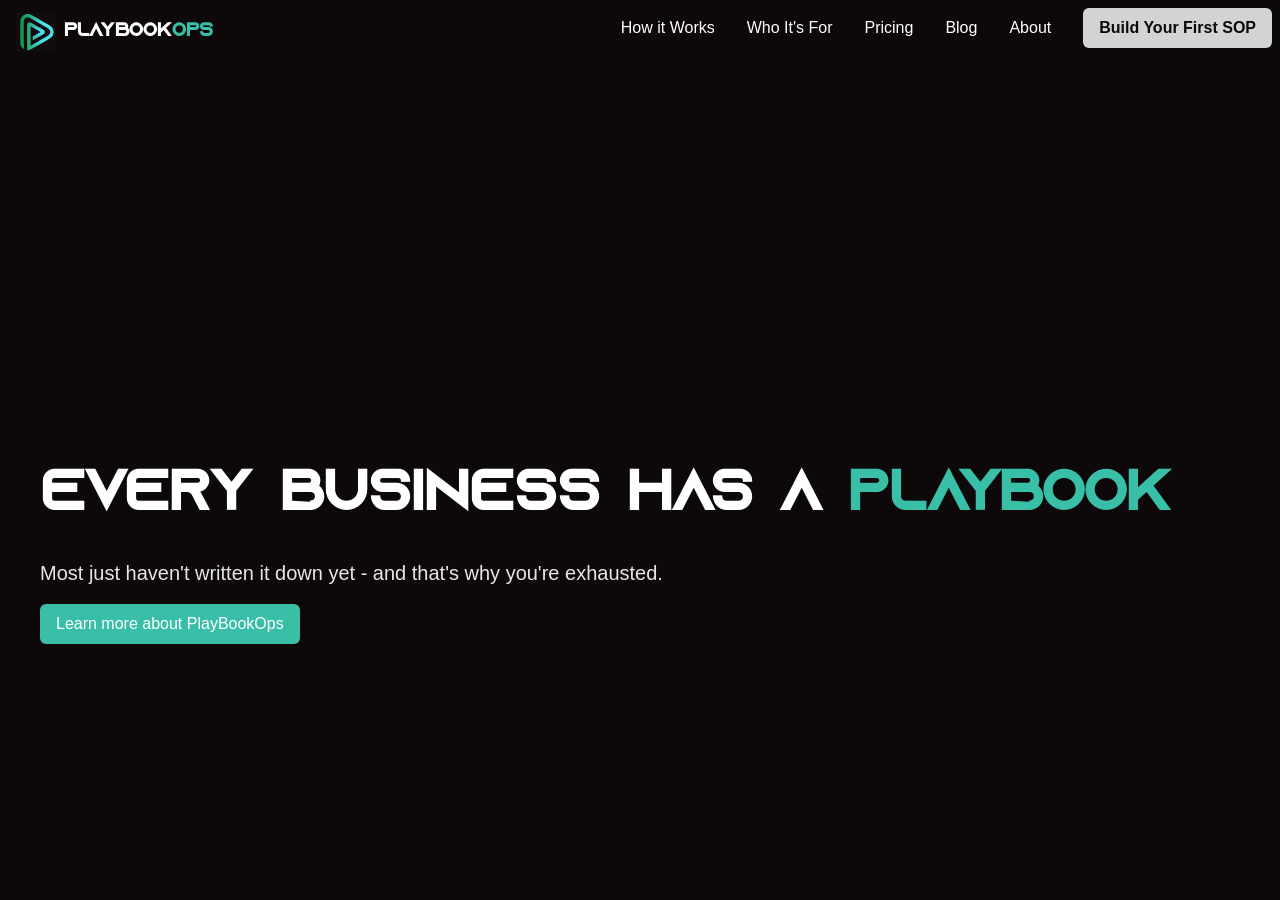
<file: index.html>
<!doctype html>
<html lang="en">
<head>
	<meta charset="utf-8">
	<meta name="viewport" content="width=device-width, initial-scale=1">
	<meta name="description" content="Turn your business knowledge into repeatable systems. PlayBookOps transforms conversations into execution-ready SOPs, helping businesses scale without depending on memory.">
	<title>PlayBookOps</title>
	<link rel="icon" href="assets/images/PlayBookOps_Logo_Simple.jpg" type="image/webp">
	<link rel="stylesheet" href="styles/styles.css">
	<script src="scripts/include.js"></script>
</head>
<body>
	<div id="header-container"></div>

	<main class="scroll-container">
		<div id="scroll-cue" class="scroll-cue" aria-label="Scroll down to see more">
			<span class="scroll-cue-text">Scroll</span>
			<span class="scroll-cue-arrow">↓</span>
		</div>

		<section class="hero scroll-section">
			<div class="container">
				<h2>Every business has a <span class="hero-playbooks">PLAYBOOK</span></h2>
				<p>Most just haven't written it down yet - and that's why you're exhausted.</p>
				<a class="btn" href="https://app.playbookops.ai/login" target="_blank">Learn more about PlayBookOps</a>
			</div>
		</section>

		<section class="content-section scroll-section" id="what-it-is">
			<div class="container">
				<section class="section">
					<h2>What PlayBookOps Is</h2>
					<p>PlayBookOps is the fastest way to turn “how we actually do things” into clean, usable SOPs—just by talking.</p>
					<p>Explain a process out loud, and the system instantly converts it into steps, owners, tools, and training materials your team can follow.</p>
					<p>It’s how businesses stop running on memory and start running on repeatable systems.</p>
				</section>
			</div>
		</section>

		<section class="content-section scroll-section" id="what-it-does">
			<div class="container">
				<section class="section">
					<h2>What It Does</h2>
					<ul style="text-align:left; display:inline-block; margin:1rem auto;">
						<li>Captures real process knowledge from conversation.</li>
						<li>Structures work into steps, owners, tools, and standards.</li>
						<li>Converts SOPs into training and repeatable execution.</li>
						<li>Keeps workflows current as your business changes.</li>
					</ul>
				</section>
			</div>
		</section>

		<section class="content-section scroll-section" id="features">
			<div class="container">
				<h2 class="features-title">Features & Benefits</h2>
				<div class="features-grid">
					<div class="feature-card">
						<h3>Document</h3>
						<p>Capture your processes in clear, structured format.</p>
					</div>
					<div class="feature-card">
						<h3>Organize</h3>
						<p>Keep all your workflows in one searchable place.</p>
					</div>
					<div class="feature-card">
						<h3>Automate</h3>
						<p>Streamline operations with AI-powered insights.</p>
					</div>
					<div class="feature-card">
						<h3>Scale</h3>
						<p>Grow your team without losing control of quality.</p>
					</div>
				</div>
			</div>
		</section>

		<section class="content-section scroll-section" id="proof-preview">
			<div class="container">
				<section class="section">
					<h2>Proof</h2>
					<p>Teams see measurable operational gains when execution is systemized.</p>
					<ul style="text-align:left; display:inline-block; margin:1rem auto;">
						<li>Faster onboarding and fewer interruptions for senior staff.</li>
						<li>Consistent execution regardless of who is on shift.</li>
						<li>Less founder bottleneck and stronger delegation.</li>
						<li>Higher business transferability and operational resilience.</li>
					</ul>
					<p><a class="btn" href="proof.html">See Full Proof</a></p>
				</section>
			</div>
		</section>

		<section class="content-section scroll-section" id="testimonial-preview">
			<div class="container">
				<section class="section">
					<h2>Testimonial</h2>
					<blockquote class="home-testimonial">
						“We documented 25 SOP's in a single session. What would have taken us months happened in 3 hours.”
					</blockquote>
					<p>— Charity T., Chief Operations Officer, Co-Owner, Visiting Angels</p>
					<p><a class="btn" href="proof.html#testimonials">Read More Testimonials</a></p>
				</section>
			</div>
		</section>
	</main>

	<script src="scripts/main.js"></script>
</body>
</html>
</file>
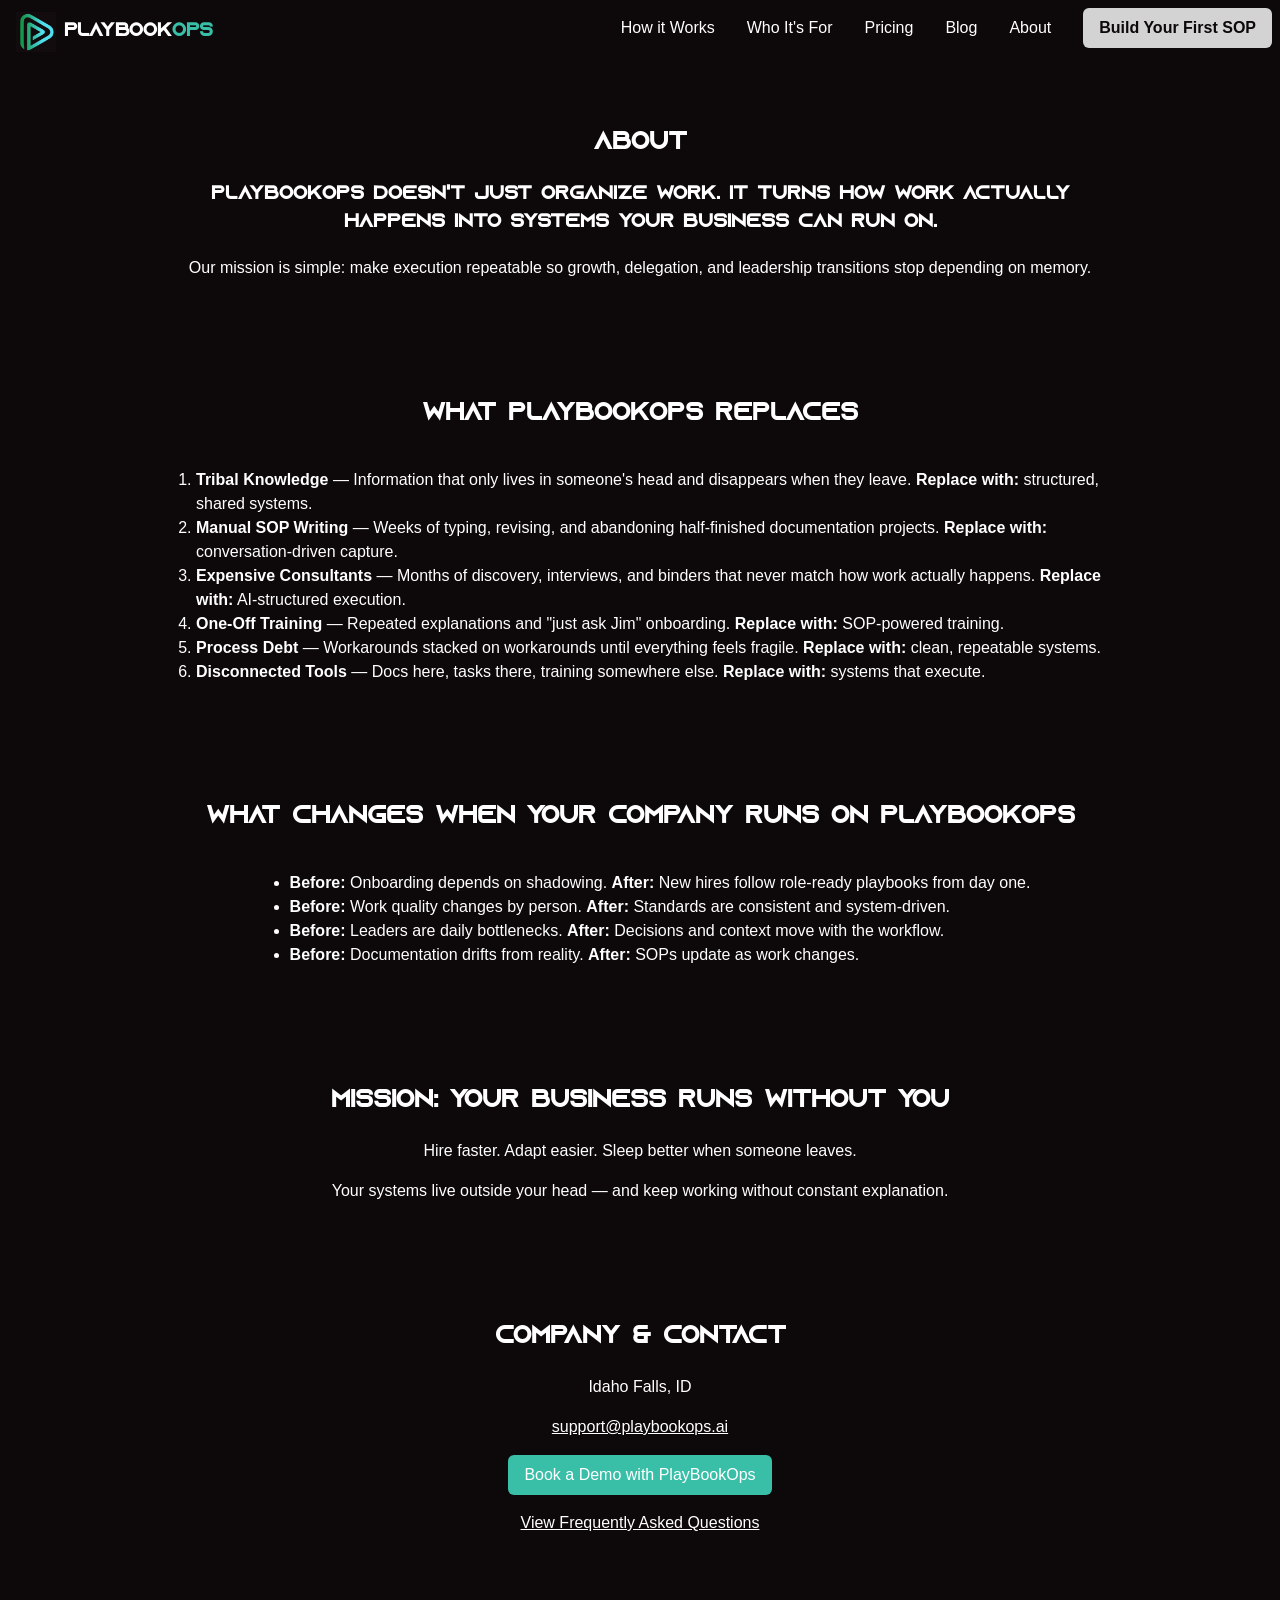
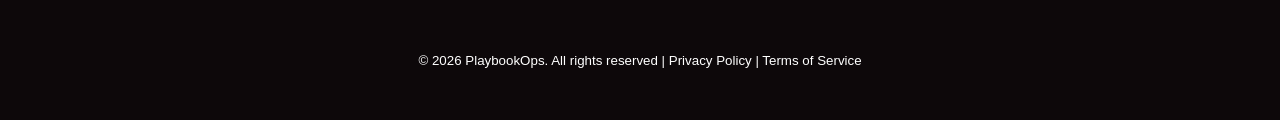
<file: about.html>
<!doctype html>
<html lang="en">
<head>
    <meta charset="utf-8">
    <meta name="viewport" content="width=device-width, initial-scale=1">
    <meta name="description" content="PlayBookOps turns how work actually happens into systems your business can run on. Make execution repeatable so growth and leadership transitions don't depend on memory.">
    <title>About - PlayBookOps</title>
    <link rel="icon" href="assets/images/PlayBookOps_Logo_Simple.jpg" type="image/webp">
    <link rel="stylesheet" href="styles/styles.css">
    <script src="scripts/include.js"></script>
</head>
<body>
    <div id="header-container"></div>

    <main>
        <section class="container section">
            <h2>About</h2>
            <h3>PlaybookOps doesn't just organize work. It turns how work actually happens into systems your business can run on.</h3>
            <p>Our mission is simple: make execution repeatable so growth, delegation, and leadership transitions stop depending on memory.</p>
        </section>

        <section class="container section">
            <h2>What PlaybookOps Replaces</h2>
            <ol style="text-align:left; display:inline-block; margin:1rem auto;">
                <li><strong>Tribal Knowledge</strong> — Information that only lives in someone's head and disappears when they leave. <strong>Replace with:</strong> structured, shared systems.</li>
                <li><strong>Manual SOP Writing</strong> — Weeks of typing, revising, and abandoning half-finished documentation projects. <strong>Replace with:</strong> conversation-driven capture.</li>
                <li><strong>Expensive Consultants</strong> — Months of discovery, interviews, and binders that never match how work actually happens. <strong>Replace with:</strong> AI-structured execution.</li>
                <li><strong>One-Off Training</strong> — Repeated explanations and "just ask Jim" onboarding. <strong>Replace with:</strong> SOP-powered training.</li>
                <li><strong>Process Debt</strong> — Workarounds stacked on workarounds until everything feels fragile. <strong>Replace with:</strong> clean, repeatable systems.</li>
                <li><strong>Disconnected Tools</strong> — Docs here, tasks there, training somewhere else. <strong>Replace with:</strong> systems that execute.</li>
            </ol>
        </section>

        <section class="container section">
            <h2>What Changes When Your Company Runs on PlaybookOps</h2>
            <ul style="text-align:left; display:inline-block; margin:1rem auto;">
                <li><strong>Before:</strong> Onboarding depends on shadowing. <strong>After:</strong> New hires follow role-ready playbooks from day one.</li>
                <li><strong>Before:</strong> Work quality changes by person. <strong>After:</strong> Standards are consistent and system-driven.</li>
                <li><strong>Before:</strong> Leaders are daily bottlenecks. <strong>After:</strong> Decisions and context move with the workflow.</li>
                <li><strong>Before:</strong> Documentation drifts from reality. <strong>After:</strong> SOPs update as work changes.</li>
            </ul>
        </section>

        <section class="container section">
            <h2>Mission: Your Business Runs Without You</h2>
            <p>Hire faster. Adapt easier. Sleep better when someone leaves.</p>
            <p>Your systems live outside your head — and keep working without constant explanation.</p>
        </section>

        <section class="container section">
            <h2>Company & Contact</h2>
            <p>Idaho Falls, ID</p>
            <p><a href="mailto:support@playbookops.ai">support@playbookops.ai</a></p>
            <p><a class="btn" href="index.html">Book a Demo with PlayBookOps</a></p>
            <p><a href="faq.html">View Frequently Asked Questions</a></p>
        </section>
    </main>

    <div id="footer-container"></div>

    <script src="scripts/main.js"></script>
</body>
</html>
</file>
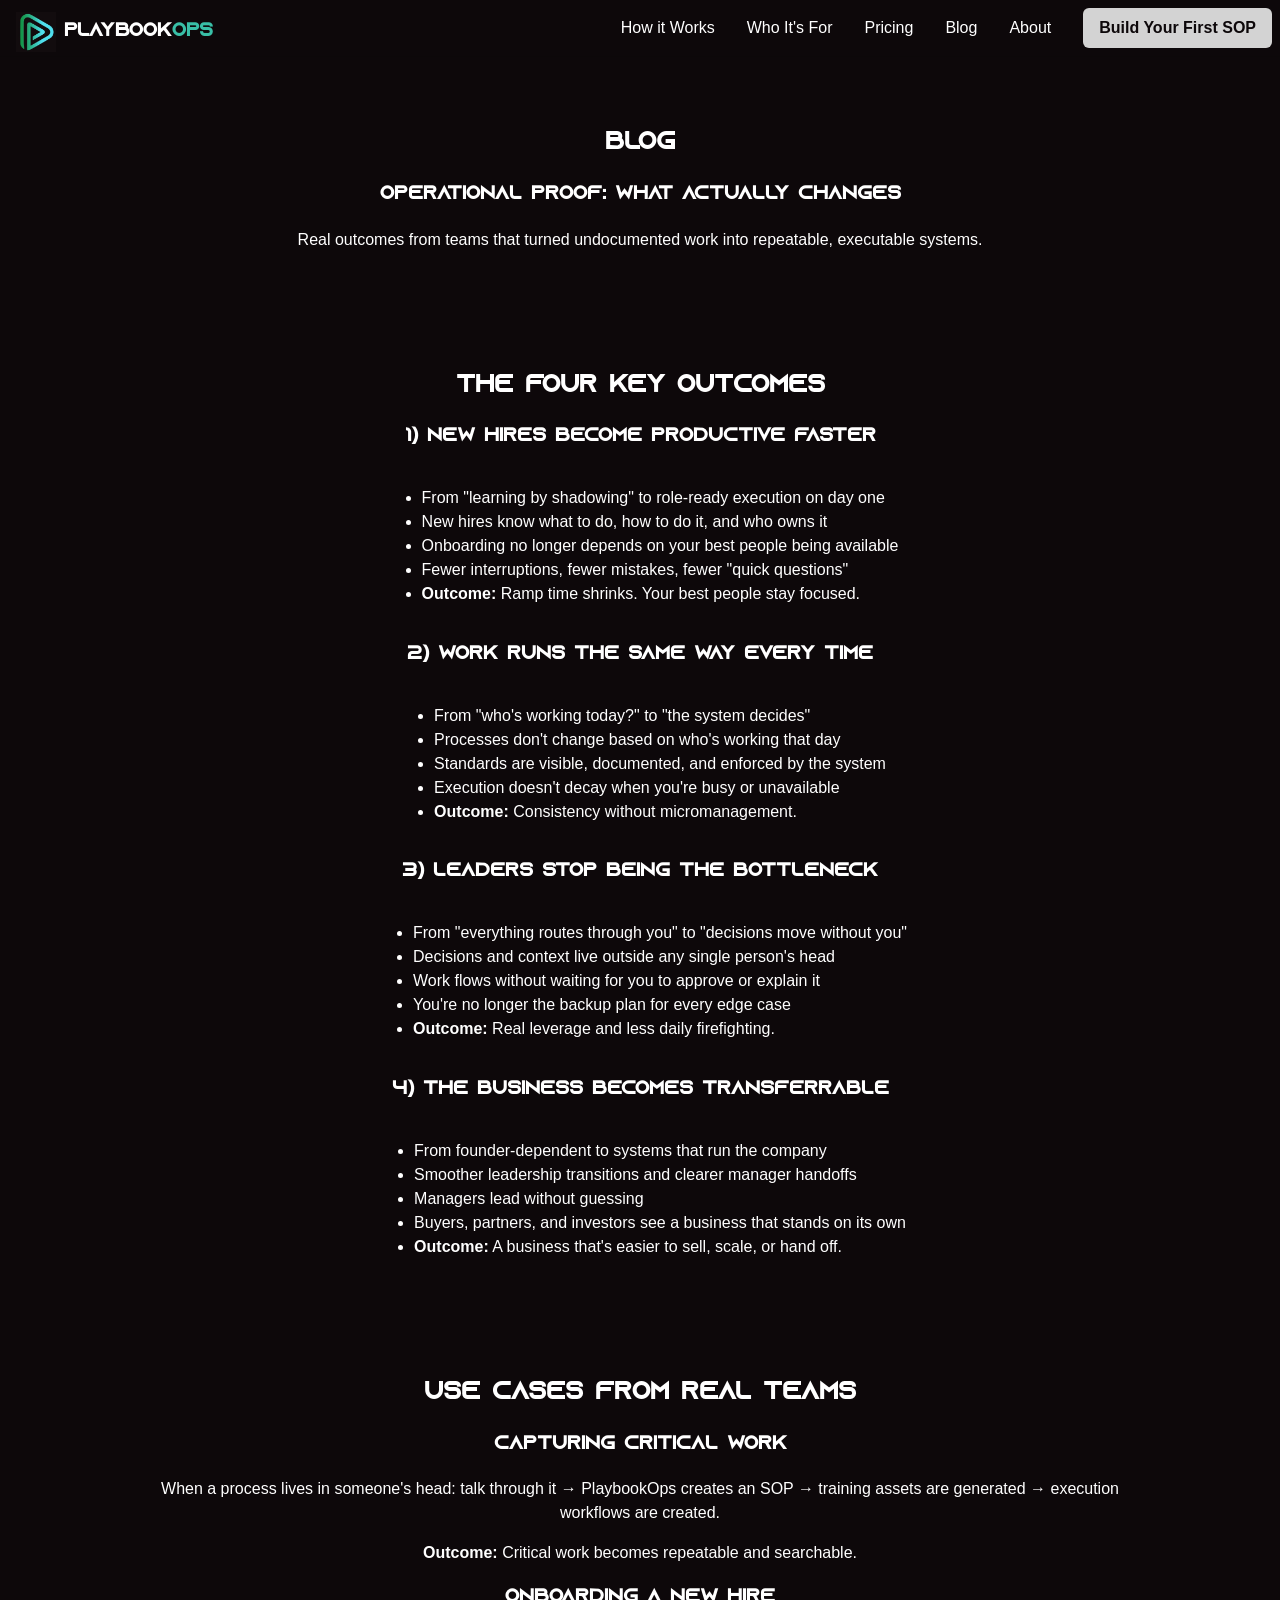
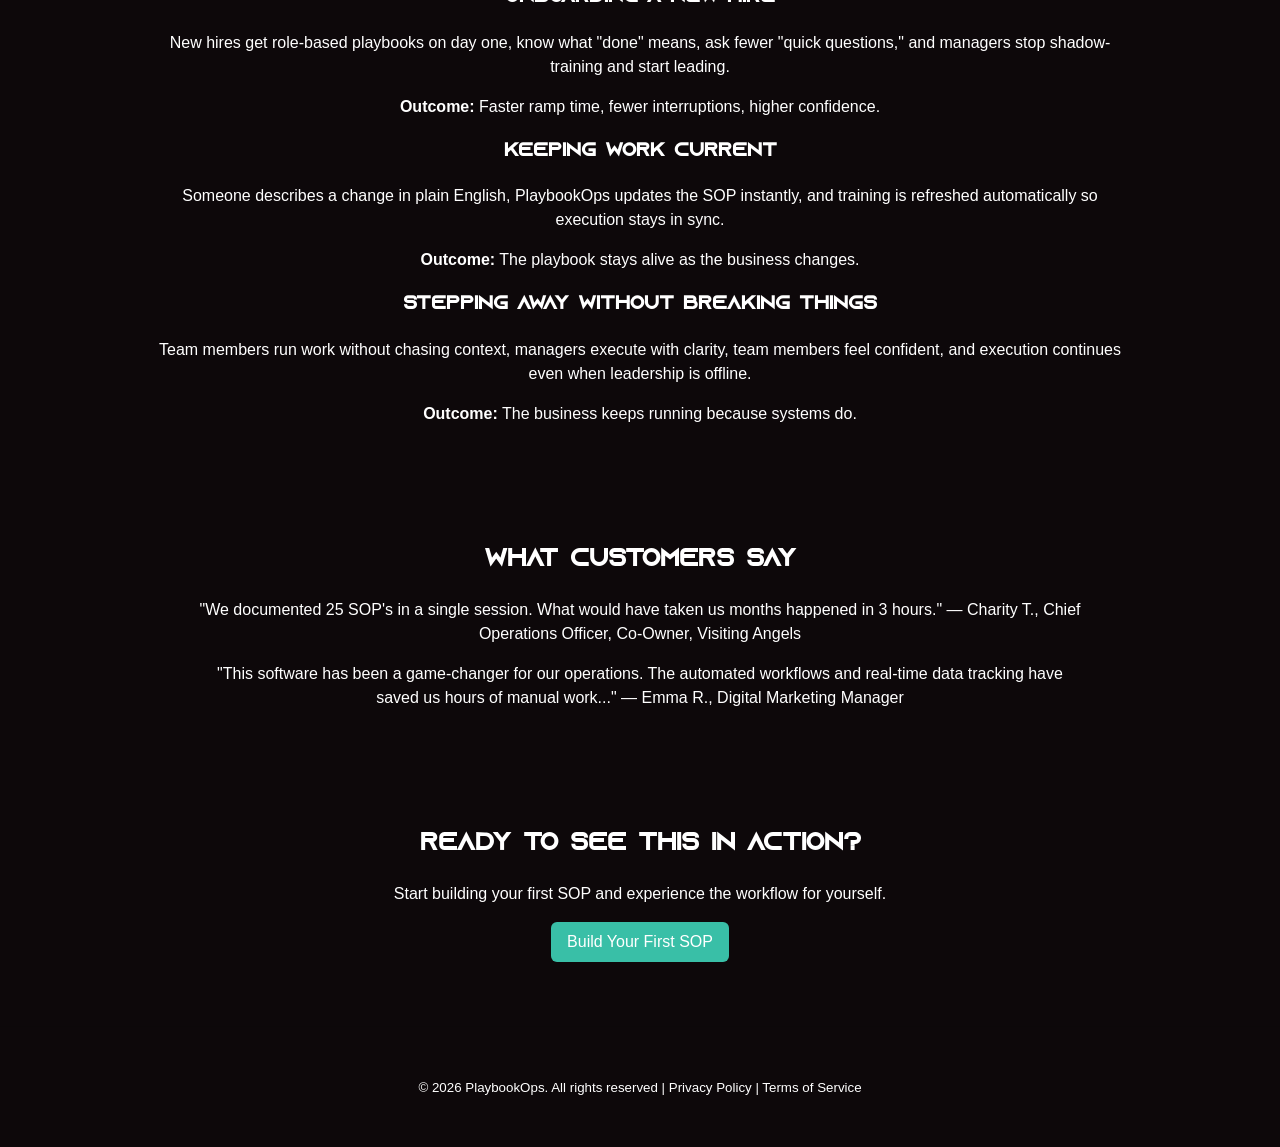
<file: blog.html>
<!doctype html>
<html lang="en">
<head>
    <meta charset="utf-8">
    <meta name="viewport" content="width=device-width, initial-scale=1">
    <meta name="description" content="PlayBookOps Blog: operational proof, real outcomes, and use cases that show how teams turn undocumented work into repeatable execution.">
    <title>Blog - PlayBookOps</title>
    <link rel="icon" href="assets/images/PlayBookOps_Logo_Simple.jpg" type="image/webp">
    <link rel="stylesheet" href="styles/styles.css">
    <script src="scripts/include.js"></script>
</head>
<body>
    <div id="header-container"></div>

    <main>
        <section class="container section">
            <h2>Blog</h2>
            <h3>Operational Proof: What Actually Changes</h3>
            <p>Real outcomes from teams that turned undocumented work into repeatable, executable systems.</p>
        </section>

        <section class="container section">
            <h2>The Four Key Outcomes</h2>

            <article>
                <h3>1) New Hires Become Productive Faster</h3>
                <ul style="text-align:left; display:inline-block; margin:1rem auto;">
                    <li>From "learning by shadowing" to role-ready execution on day one</li>
                    <li>New hires know what to do, how to do it, and who owns it</li>
                    <li>Onboarding no longer depends on your best people being available</li>
                    <li>Fewer interruptions, fewer mistakes, fewer "quick questions"</li>
                    <li><strong>Outcome:</strong> Ramp time shrinks. Your best people stay focused.</li>
                </ul>
            </article>

            <article>
                <h3>2) Work Runs the Same Way Every Time</h3>
                <ul style="text-align:left; display:inline-block; margin:1rem auto;">
                    <li>From "who's working today?" to "the system decides"</li>
                    <li>Processes don't change based on who's working that day</li>
                    <li>Standards are visible, documented, and enforced by the system</li>
                    <li>Execution doesn't decay when you're busy or unavailable</li>
                    <li><strong>Outcome:</strong> Consistency without micromanagement.</li>
                </ul>
            </article>

            <article>
                <h3>3) Leaders Stop Being the Bottleneck</h3>
                <ul style="text-align:left; display:inline-block; margin:1rem auto;">
                    <li>From "everything routes through you" to "decisions move without you"</li>
                    <li>Decisions and context live outside any single person's head</li>
                    <li>Work flows without waiting for you to approve or explain it</li>
                    <li>You're no longer the backup plan for every edge case</li>
                    <li><strong>Outcome:</strong> Real leverage and less daily firefighting.</li>
                </ul>
            </article>

            <article>
                <h3>4) The Business Becomes Transferrable</h3>
                <ul style="text-align:left; display:inline-block; margin:1rem auto;">
                    <li>From founder-dependent to systems that run the company</li>
                    <li>Smoother leadership transitions and clearer manager handoffs</li>
                    <li>Managers lead without guessing</li>
                    <li>Buyers, partners, and investors see a business that stands on its own</li>
                    <li><strong>Outcome:</strong> A business that's easier to sell, scale, or hand off.</li>
                </ul>
            </article>
        </section>

        <section class="container section">
            <h2>Use Cases from Real Teams</h2>
            <article>
                <h3>Capturing Critical Work</h3>
                <p>When a process lives in someone's head: talk through it → PlaybookOps creates an SOP → training assets are generated → execution workflows are created.</p>
                <p><strong>Outcome:</strong> Critical work becomes repeatable and searchable.</p>
            </article>

            <article>
                <h3>Onboarding a New Hire</h3>
                <p>New hires get role-based playbooks on day one, know what "done" means, ask fewer "quick questions," and managers stop shadow-training and start leading.</p>
                <p><strong>Outcome:</strong> Faster ramp time, fewer interruptions, higher confidence.</p>
            </article>

            <article>
                <h3>Keeping Work Current</h3>
                <p>Someone describes a change in plain English, PlaybookOps updates the SOP instantly, and training is refreshed automatically so execution stays in sync.</p>
                <p><strong>Outcome:</strong> The playbook stays alive as the business changes.</p>
            </article>

            <article>
                <h3>Stepping Away Without Breaking Things</h3>
                <p>Team members run work without chasing context, managers execute with clarity, team members feel confident, and execution continues even when leadership is offline.</p>
                <p><strong>Outcome:</strong> The business keeps running because systems do.</p>
            </article>
        </section>

        <section class="container section">
            <h2>What Customers Say</h2>
            <blockquote>
                "We documented 25 SOP's in a single session. What would have taken us months happened in 3 hours." — Charity T., Chief Operations Officer, Co-Owner, Visiting Angels
            </blockquote>
            <blockquote>
                "This software has been a game-changer for our operations. The automated workflows and real-time data tracking have saved us hours of manual work..." — Emma R., Digital Marketing Manager
            </blockquote>
        </section>

        <section class="container section">
            <h2>Ready to see this in action?</h2>
            <p>Start building your first SOP and experience the workflow for yourself.</p>
            <p><a class="btn" href="https://app.playbookops.ai/login" target="_blank">Build Your First SOP</a></p>
        </section>
    </main>

    <div id="footer-container"></div>

    <script src="scripts/main.js"></script>
</body>
</html>
</file>
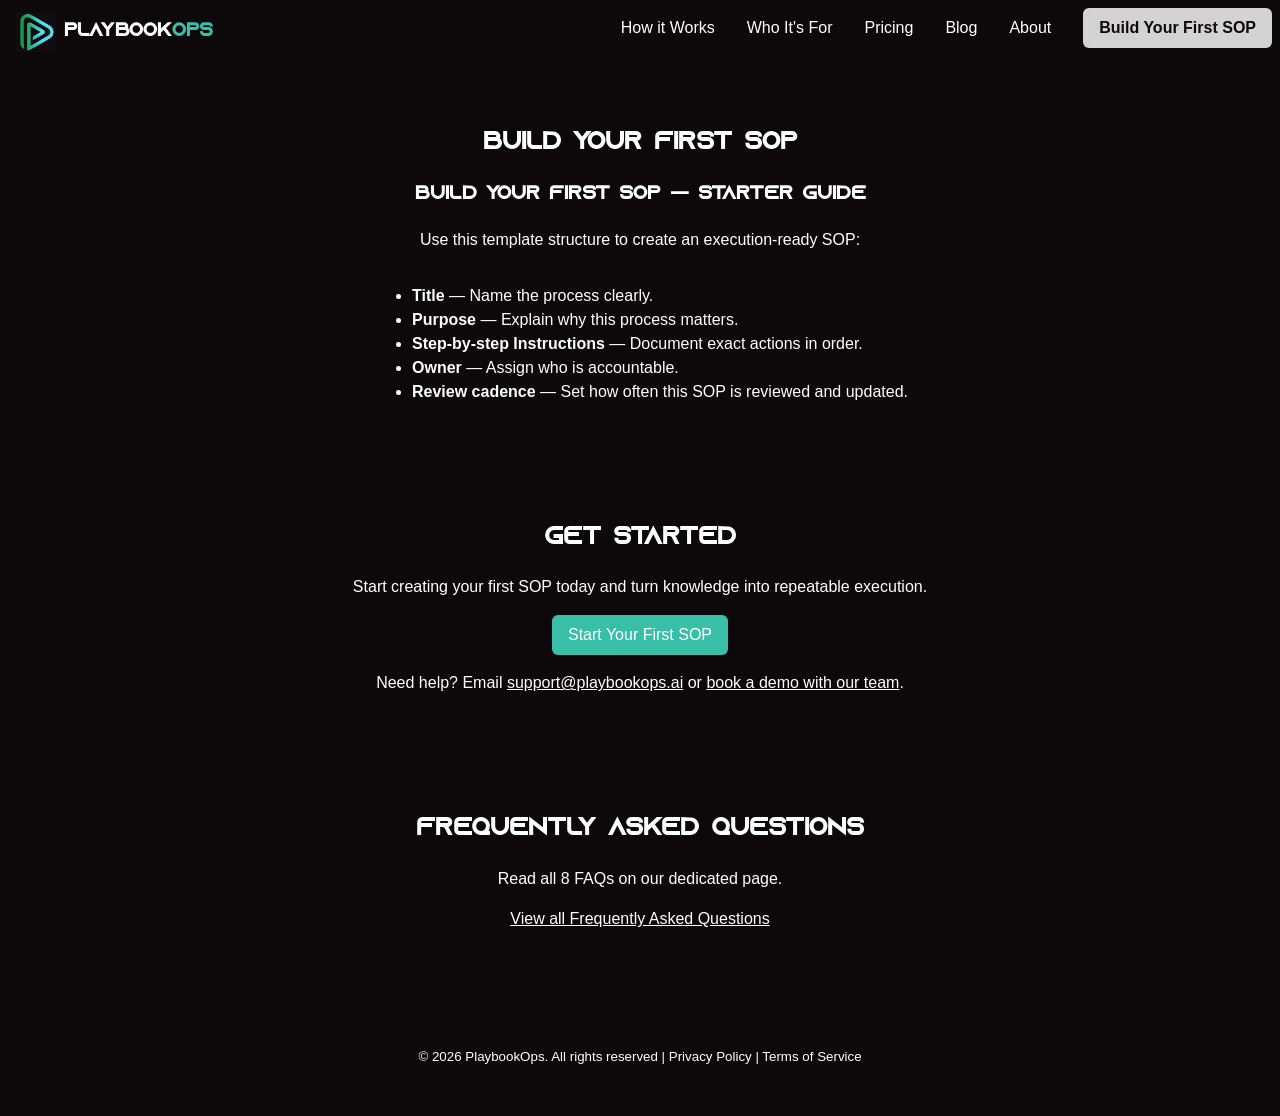
<file: build-sop.html>
<!doctype html>
<html lang="en">
<head>
    <meta charset="utf-8">
    <meta name="viewport" content="width=device-width, initial-scale=1">
    <meta name="description" content="Create your first Standard Operating Procedure with PlayBookOps. Learn the essential template structure to turn your processes into execution-ready SOPs.">
    <title>Build Your First SOP - PlayBookOps</title>
    <link rel="icon" href="assets/images/PlayBookOps_Logo_Simple.jpg" type="image/webp">
    <link rel="stylesheet" href="styles/styles.css">
    <script src="scripts/include.js"></script>
</head>
<body>
    <div id="header-container"></div>

    <main>
        <section class="container section">
            <h2>Build Your First SOP</h2>
            <h3>Build Your First SOP — Starter Guide</h3>
            <p>Use this template structure to create an execution-ready SOP:</p>
            <ul style="text-align:left; display:inline-block; margin:1rem auto;">
                <li><strong>Title</strong> — Name the process clearly.</li>
                <li><strong>Purpose</strong> — Explain why this process matters.</li>
                <li><strong>Step-by-step Instructions</strong> — Document exact actions in order.</li>
                <li><strong>Owner</strong> — Assign who is accountable.</li>
                <li><strong>Review cadence</strong> — Set how often this SOP is reviewed and updated.</li>
            </ul>
        </section>

        <section class="container section">
            <h2>Get Started</h2>
            <p>Start creating your first SOP today and turn knowledge into repeatable execution.</p>
            <p><a class="btn" href="https://app.playbookops.ai/login" target="_blank">Start Your First SOP</a></p>
            <p>Need help? Email <a href="mailto:support@playbookops.ai">support@playbookops.ai</a> or <a href="index.html">book a demo with our team</a>.</p>
        </section>

        <section class="container section">
            <h2>Frequently Asked Questions</h2>
            <p>Read all 8 FAQs on our dedicated page.</p>
            <p><a href="faq.html">View all Frequently Asked Questions</a></p>
        </section>
    </main>

    <div id="footer-container"></div>

    <script src="scripts/main.js"></script>
</body>
</html>
</file>
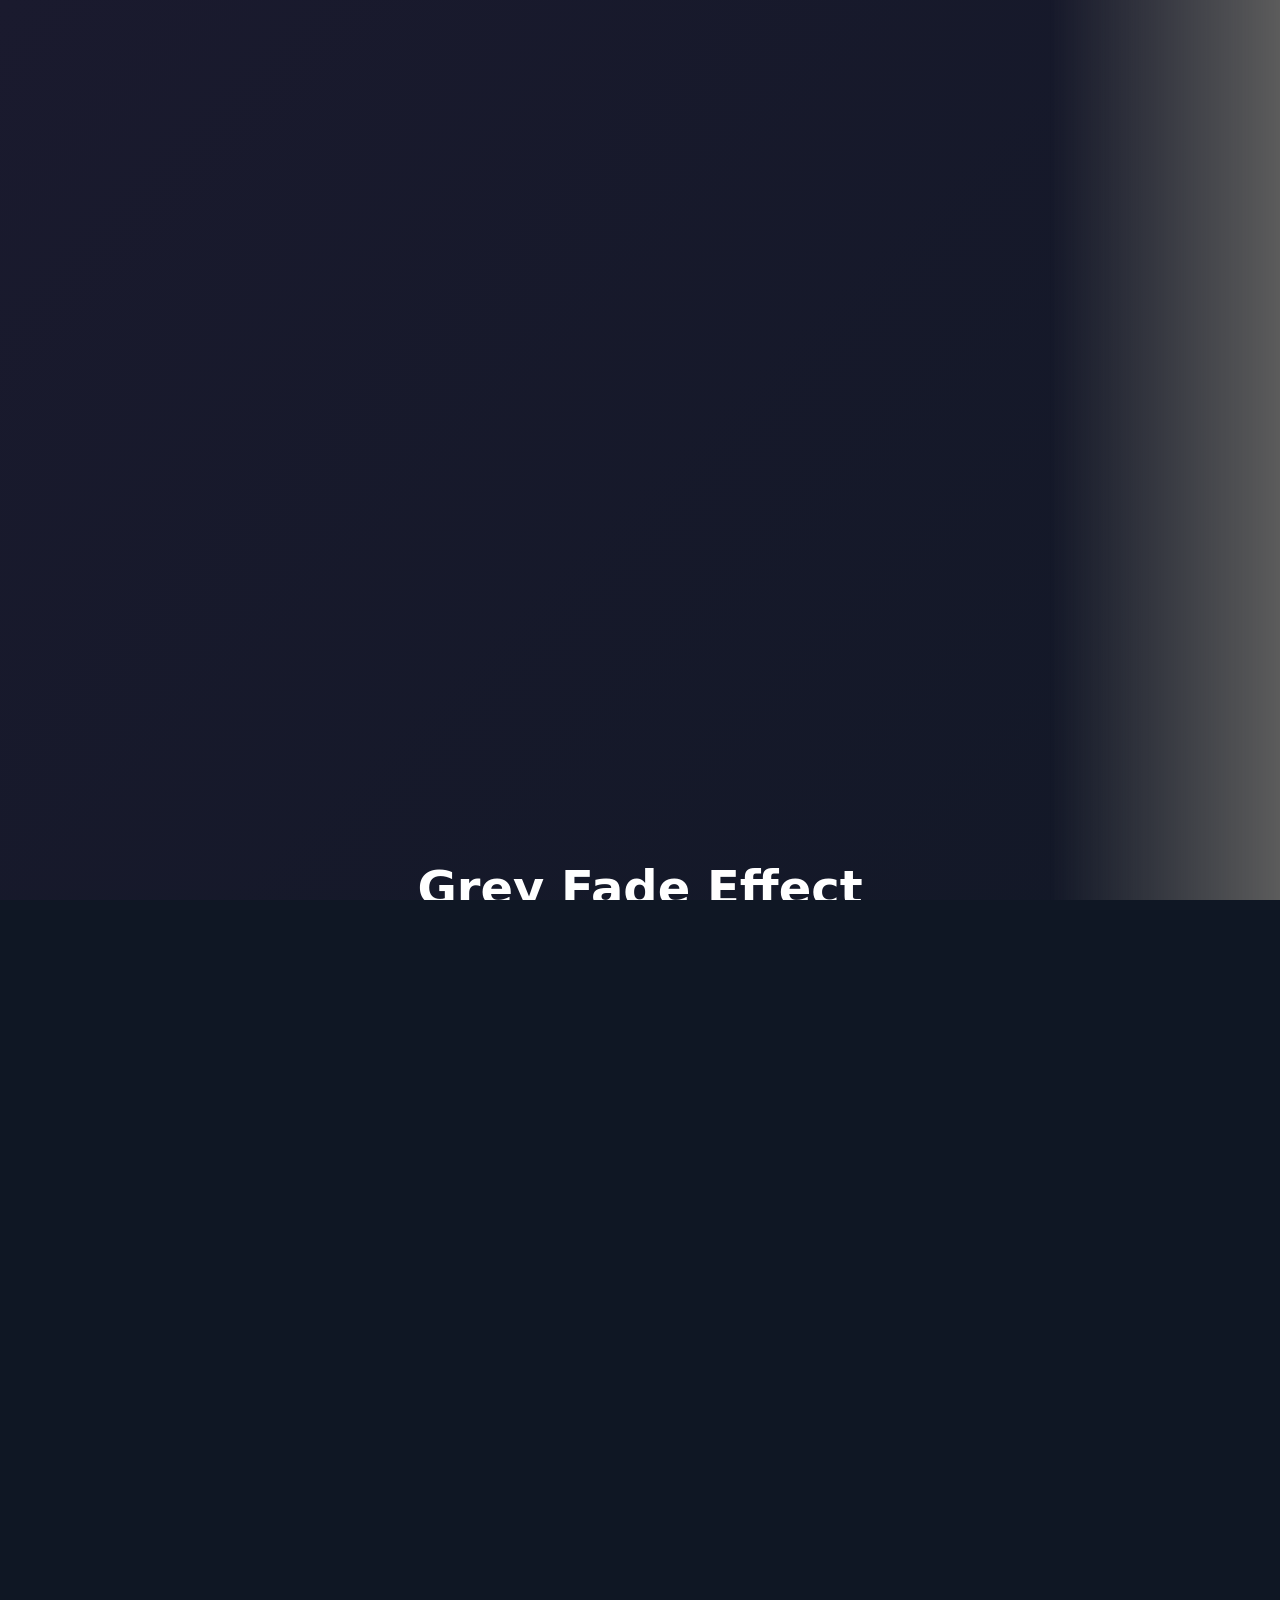
<file: fade-demo.html>
<!doctype html>
<html lang="en">
<head>
  <meta charset="utf-8" />
  <meta name="viewport" content="width=device-width,initial-scale=1" />
  <meta name="description" content="Technical demonstration of CSS fade effect with scroll-based animation for PlayBookOps website.">
  <title>Fade Demo</title>
  <style>
    :root {
      --demo-bg: linear-gradient(135deg, #1a1a2e 0%, #0f1724 100%);
      --fade-color: #5c5c5c;
      --mask-size: 100%;
      --mask-edge: 18%;
    }

    * {
      box-sizing: border-box;
    }

    html, body {
      height: 100%;
      margin: 0;
      padding: 0;
      overflow: auto;
    }

    body {
      font-family: Inter, Segoe UI, system-ui, Arial, sans-serif;
      background: #0f1724;
      color: #fff;
    }

    .demo-root {
      height: 200vh;
      display: flex;
      align-items: center;
      justify-content: center;
      position: relative;
      background: var(--demo-bg);
    }

    .demo-section {
      position: relative;
      width: 100%;
      height: 100%;
      display: flex;
      align-items: center;
      justify-content: center;
      overflow: hidden;
    }

    .demo-section .inner {
      max-width: 820px;
      padding: 2rem;
      text-align: center;
      position: relative;
      z-index: 1;
    }

    .demo-section h1 {
      font-size: 3rem;
      margin-bottom: 1rem;
    }

    .demo-section p {
      font-size: 1.1rem;
      line-height: 1.6;
      opacity: 0.9;
    }

    .demo-section::before {
      content: "";
      position: absolute;
      inset: 0;
      z-index: 0;
      background: var(--fade-color);
      -webkit-mask-image: linear-gradient(
        to left,
        rgba(0, 0, 0, 1) 0%,
        rgba(0, 0, 0, 1) var(--mask-size),
        rgba(0, 0, 0, 0) calc(var(--mask-size) + var(--mask-edge))
      );
      mask-image: linear-gradient(
        to left,
        rgba(0, 0, 0, 1) 0%,
        rgba(0, 0, 0, 1) var(--mask-size),
        rgba(0, 0, 0, 0) calc(var(--mask-size) + var(--mask-edge))
      );
    }
  </style>
</head>
<body>
  <main class="demo-root">
    <section class="demo-section">
      <div class="inner">
        <h1>Grey Fade Effect</h1>
        <p>The grey background slides in from the right on page load.</p>
      </div>
    </section>
  </main>

  <script>
    (function () {
      const root = document.documentElement;

      function updateMask() {
        const scrollTop = document.documentElement.scrollTop || document.body.scrollTop;
        const scrollHeight = document.documentElement.scrollHeight;
        const clientHeight = document.documentElement.clientHeight;
        const maxScroll = Math.max(scrollHeight - clientHeight, 1);
        const progress = Math.min(100, Math.max(0, (scrollTop / maxScroll) * 100));
        root.style.setProperty('--mask-size', progress + '%');
      }

      window.addEventListener('scroll', updateMask, { passive: true });
      window.addEventListener('resize', updateMask);
      document.addEventListener('DOMContentLoaded', updateMask);
      updateMask();
    })();
  </script>
</body>
</html>
</file>
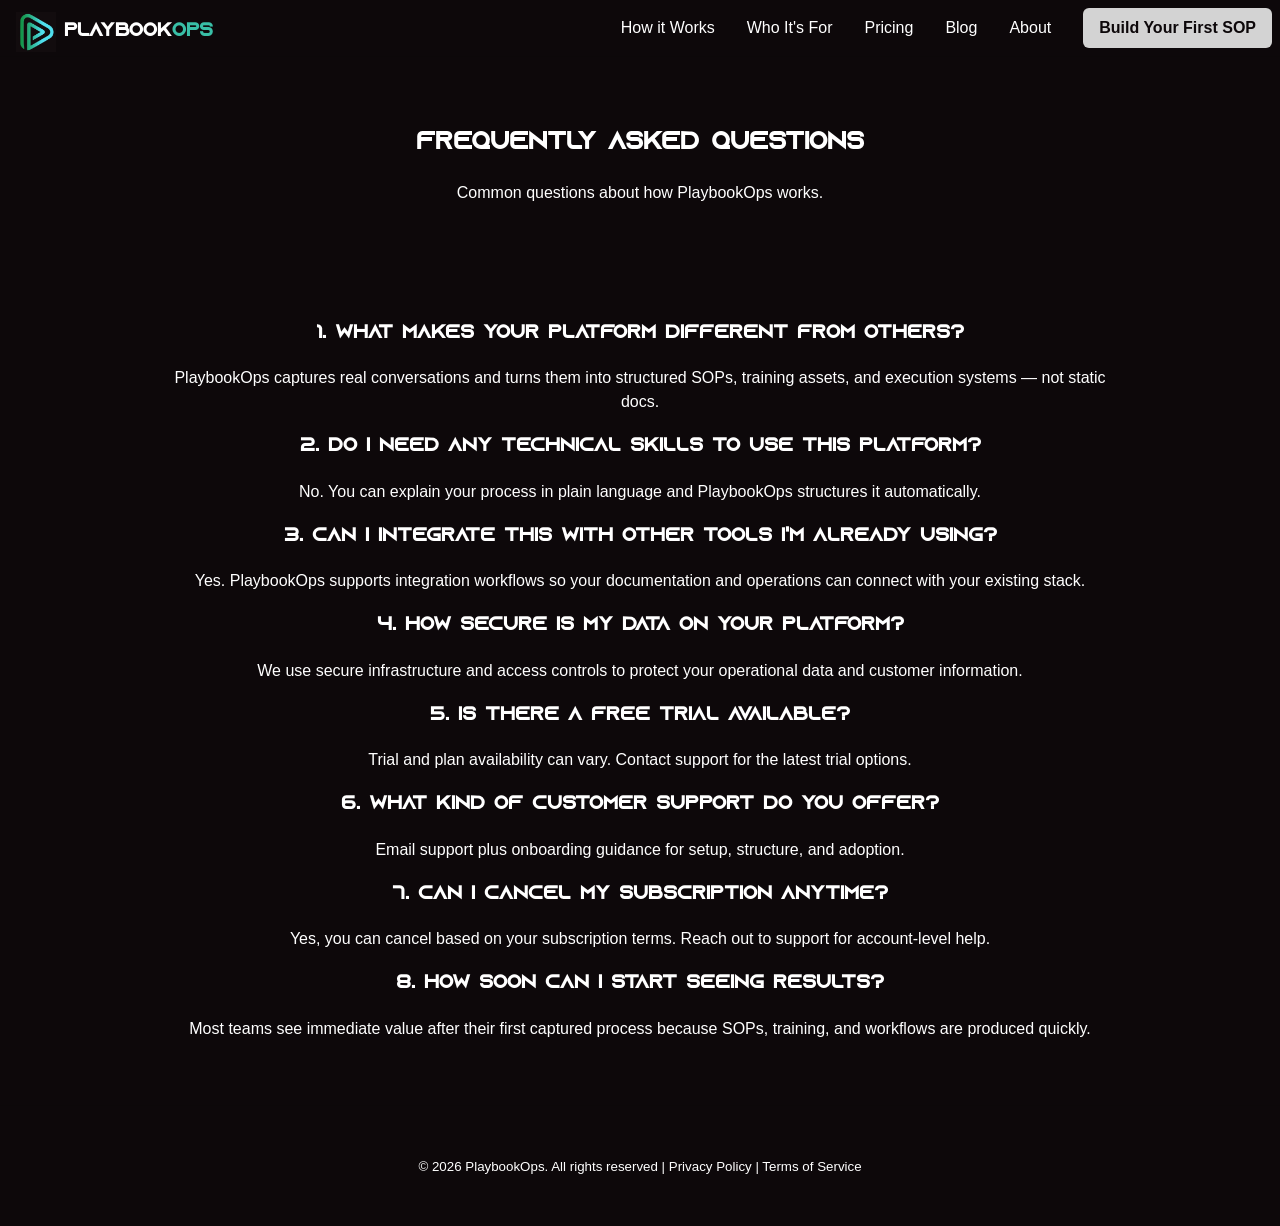
<file: faq.html>
<!doctype html>
<html lang="en">
<head>
    <meta charset="utf-8">
    <meta name="viewport" content="width=device-width, initial-scale=1">
    <meta name="description" content="Frequently Asked Questions about PlayBookOps. Learn about platform features, security, integrations, support, pricing, and how quickly you can see results.">
    <title>FAQ - PlayBookOps</title>
    <link rel="icon" href="assets/images/PlayBookOps_Logo_Simple.jpg" type="image/webp">
    <link rel="stylesheet" href="styles/styles.css">
    <script src="scripts/include.js"></script>
</head>
<body>
    <div id="header-container"></div>

    <main>
        <section class="container section">
            <h2>Frequently Asked Questions</h2>
            <p>Common questions about how PlaybookOps works.</p>
        </section>

        <section class="container section">
            <h3>1. What makes your platform different from others?</h3>
            <p>PlaybookOps captures real conversations and turns them into structured SOPs, training assets, and execution systems — not static docs.</p>

            <h3>2. Do I need any technical skills to use this platform?</h3>
            <p>No. You can explain your process in plain language and PlaybookOps structures it automatically.</p>

            <h3>3. Can I integrate this with other tools I'm already using?</h3>
            <p>Yes. PlaybookOps supports integration workflows so your documentation and operations can connect with your existing stack.</p>

            <h3>4. How secure is my data on your platform?</h3>
            <p>We use secure infrastructure and access controls to protect your operational data and customer information.</p>

            <h3>5. Is there a free trial available?</h3>
            <p>Trial and plan availability can vary. Contact support for the latest trial options.</p>

            <h3>6. What kind of customer support do you offer?</h3>
            <p>Email support plus onboarding guidance for setup, structure, and adoption.</p>

            <h3>7. Can I cancel my subscription anytime?</h3>
            <p>Yes, you can cancel based on your subscription terms. Reach out to support for account-level help.</p>

            <h3>8. How soon can I start seeing results?</h3>
            <p>Most teams see immediate value after their first captured process because SOPs, training, and workflows are produced quickly.</p>
        </section>
    </main>

    <div id="footer-container"></div>

    <script src="scripts/main.js"></script>
</body>
</html>
</file>
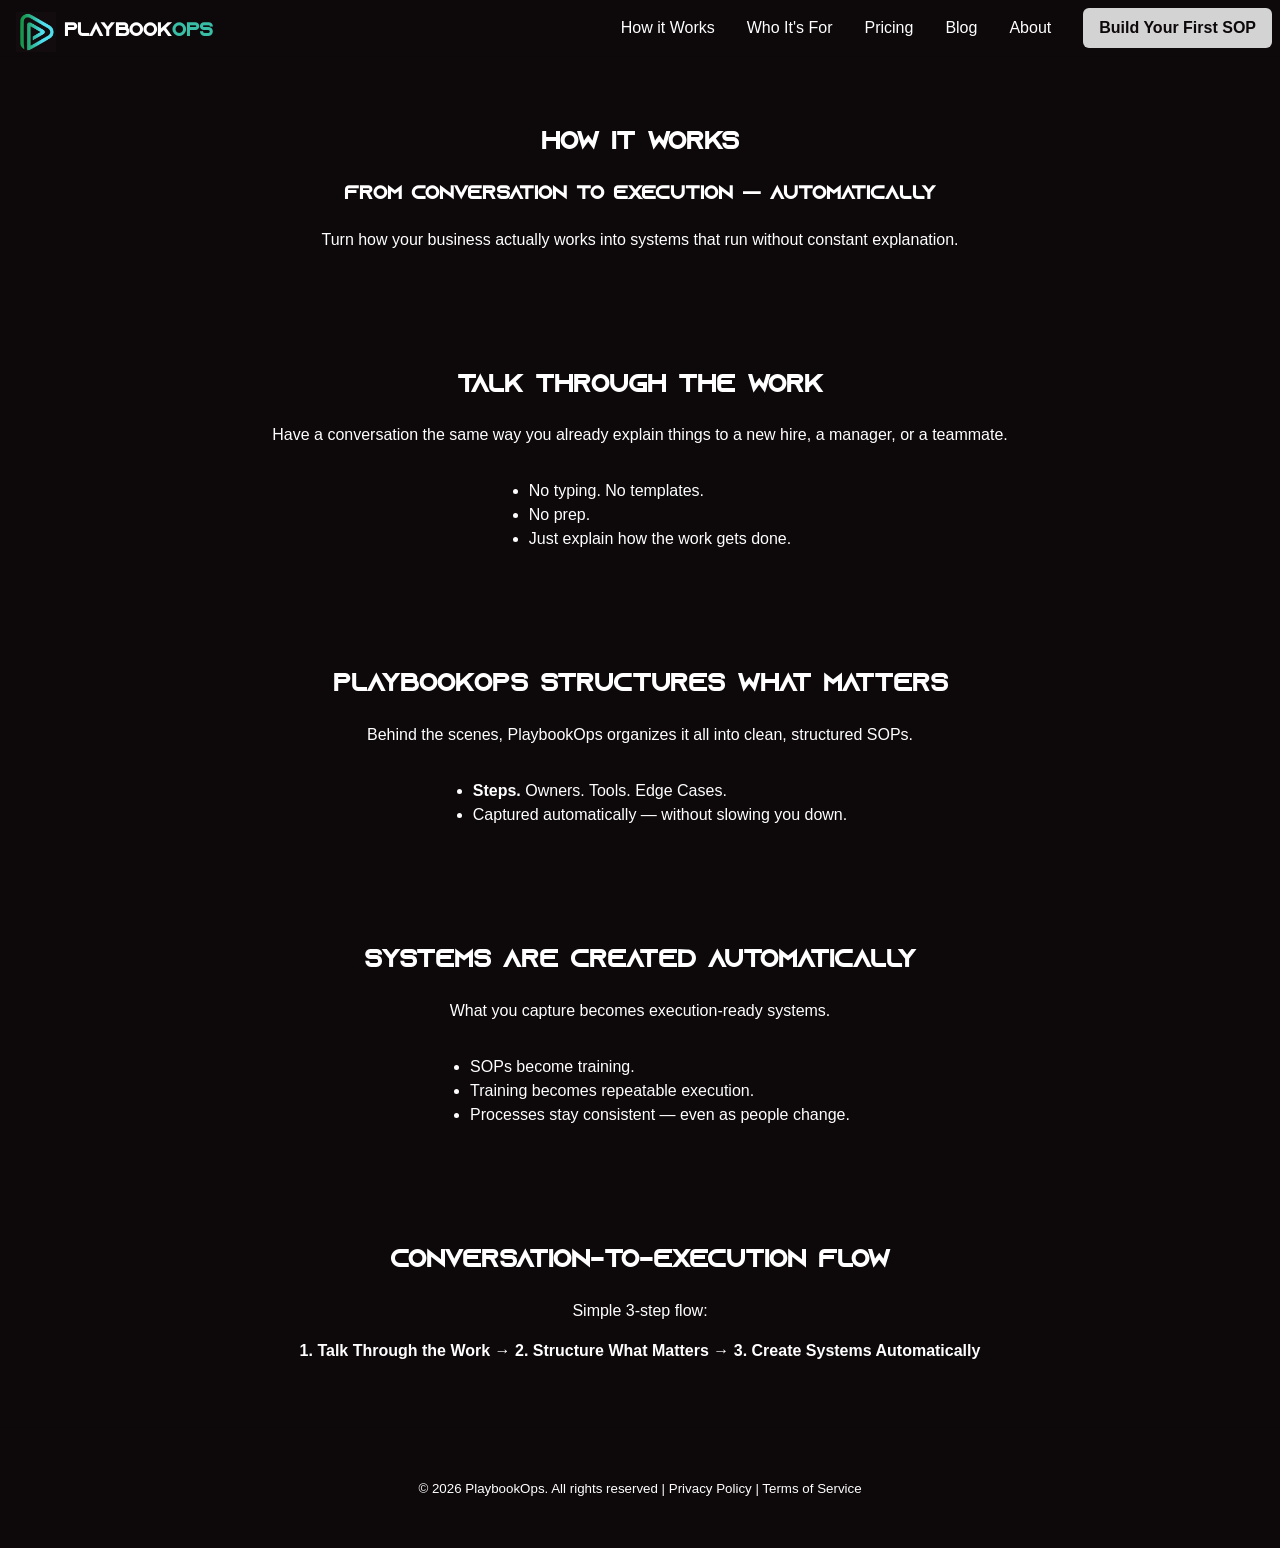
<file: how-it-works.html>
<!doctype html>
<html lang="en">
<head>
    <meta charset="utf-8">
    <meta name="viewport" content="width=device-width, initial-scale=1">
    <meta name="description" content="From conversation to execution automatically. Learn how PlayBookOps captures your business processes through simple conversations and creates structured, execution-ready systems.">
    <title>How it Works - PlayBookOps</title>
    <link rel="icon" href="assets/images/PlayBookOps_Logo_Simple.jpg" type="image/webp">
    <link rel="stylesheet" href="styles/styles.css">
    <script src="scripts/include.js"></script>
</head>
<body>
    <div id="header-container"></div>

    <main>
        <section class="container section">
            <h2>How it Works</h2>
            <h3>From Conversation to Execution — Automatically</h3>
            <p>Turn how your business actually works into systems that run without constant explanation.</p>
        </section>

        <section class="container section">
            <h2>Talk Through the Work</h2>
            <p>Have a conversation the same way you already explain things to a new hire, a manager, or a teammate.</p>
            <ul style="text-align: left; display: inline-block; margin: 1rem auto;">
                <li>No typing. No templates.</li>
                <li>No prep.</li>
                <li>Just explain how the work gets done.</li>
            </ul>
        </section>

        <section class="container section">
            <h2>PlaybookOps Structures What Matters</h2>
            <p>Behind the scenes, PlaybookOps organizes it all into clean, structured SOPs.</p>
            <ul style="text-align: left; display: inline-block; margin: 1rem auto;">
                <li><strong>Steps.</strong> Owners. Tools. Edge Cases.</li>
                <li>Captured automatically — without slowing you down.</li>
            </ul>
        </section>

        <section class="container section">
            <h2>Systems Are Created Automatically</h2>
            <p>What you capture becomes execution-ready systems.</p>
            <ul style="text-align: left; display: inline-block; margin: 1rem auto;">
                <li>SOPs become training.</li>
                <li>Training becomes repeatable execution.</li>
                <li>Processes stay consistent — even as people change.</li>
            </ul>
        </section>

        <section class="container section">
            <h2>Conversation-to-Execution Flow</h2>
            <p>Simple 3-step flow:</p>
            <p>
                <strong>1. Talk Through the Work</strong>
                <span aria-hidden="true"> → </span>
                <strong>2. Structure What Matters</strong>
                <span aria-hidden="true"> → </span>
                <strong>3. Create Systems Automatically</strong>
            </p>
        </section>
    </main>

    <div id="footer-container"></div>

    <script src="scripts/main.js"></script>
</body>
</html>
</file>
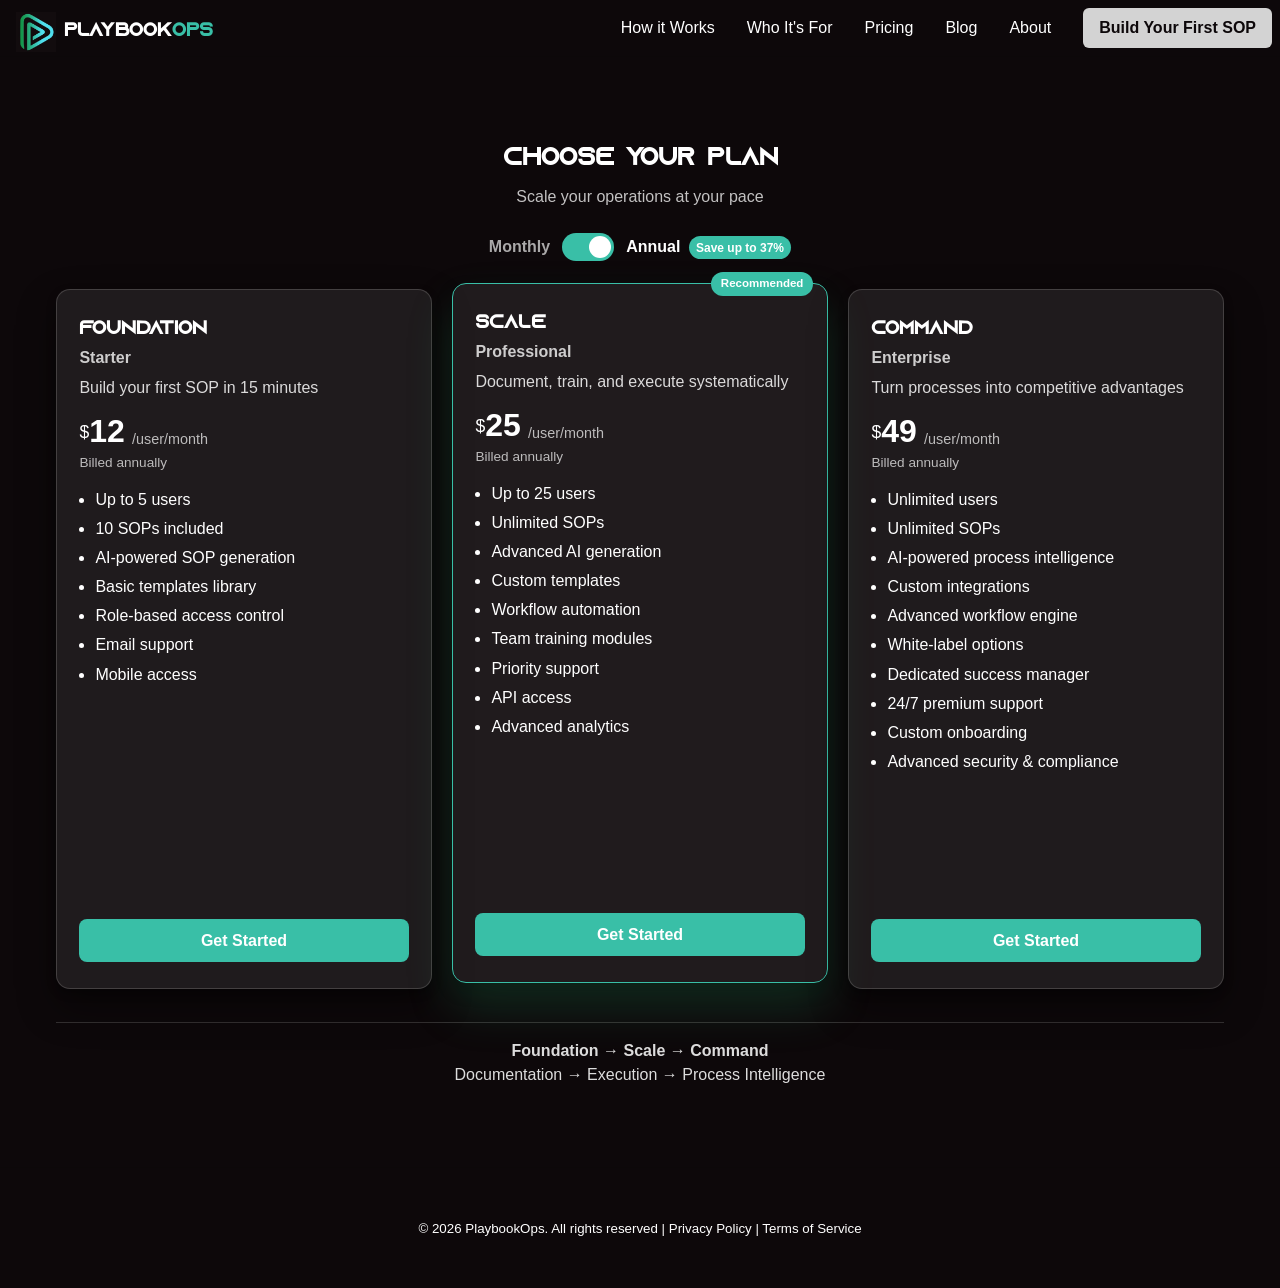
<file: pricing.html>
<!doctype html>
<html lang="en">
<head>
    <meta charset="utf-8">
    <meta name="viewport" content="width=device-width, initial-scale=1">
    <meta name="description" content="Transparent pricing plans for PlayBookOps. Choose from Starter, Growth, and Enterprise plans to transform your business operations with AI-powered SOP creation.">
    <title>Pricing - PlayBookOps</title>
    <link rel="icon" href="assets/images/PlayBookOps_Logo_Simple.jpg" type="image/webp">
    <link rel="stylesheet" href="styles/styles.css">
    <script src="scripts/include.js"></script>
</head>
<body>
    <div id="header-container"></div>

    <main>
        <section class="pricing-section">
            <div class="container">
                <h2>Choose Your Plan</h2>
                <p class="pricing-intro">Scale your operations at your pace</p>
                
                <!-- Billing Toggle -->
                <div class="billing-toggle">
                    <span class="toggle-label" data-period="monthly">Monthly</span>
                    <label class="toggle-switch">
                        <input type="checkbox" id="billingToggle" checked>
                        <span class="toggle-slider"></span>
                    </label>
                    <span class="toggle-label active" data-period="annual">Annual <span class="save-badge">Save up to 37%</span></span>
                </div>

                <!-- Pricing Cards -->
                <div class="pricing-cards">
                    <!-- Foundation Plan -->
                    <div class="pricing-card" data-href="https://app.playbookops.ai/login" role="link" tabindex="0" aria-label="Get started with Foundation plan">
                        <div class="card-header">
                            <h3 class="plan-name">Foundation</h3>
                            <p class="plan-subtitle">Starter</p>
                            <p class="plan-tagline">Build your first SOP in 15 minutes</p>
                        </div>
                        <div class="card-pricing">
                            <div class="price-display">
                                <span class="price annual-price"><span class="currency">$</span><span class="amount">12</span></span>
                                <span class="price monthly-price" style="display:none"><span class="currency">$</span><span class="amount">15</span></span>
                                <span class="price-period">/user/month</span>
                            </div>
                            <p class="billing-note annual-note">Billed annually</p>
                            <p class="billing-note monthly-note" style="display:none">Billed monthly</p>
                        </div>
                        <ul class="features-list">
                            <li>Up to 5 users</li>
                            <li>10 SOPs included</li>
                            <li>AI-powered SOP generation</li>
                            <li>Basic templates library</li>
                            <li>Role-based access control</li>
                            <li>Email support</li>
                            <li>Mobile access</li>
                        </ul>
                        <a href="https://app.playbookops.ai/login" target="_blank" rel="noopener noreferrer" class="pricing-cta">Get Started</a>
                    </div>

                    <!-- Scale Plan (Recommended) -->
                    <div class="pricing-card recommended" data-href="https://app.playbookops.ai/login" role="link" tabindex="0" aria-label="Get started with Scale plan">
                        <div class="recommended-badge">Recommended</div>
                        <div class="card-header">
                            <h3 class="plan-name">Scale</h3>
                            <p class="plan-subtitle">Professional</p>
                            <p class="plan-tagline">Document, train, and execute systematically</p>
                        </div>
                        <div class="card-pricing">
                            <div class="price-display">
                                <span class="price annual-price"><span class="currency">$</span><span class="amount">25</span></span>
                                <span class="price monthly-price" style="display:none"><span class="currency">$</span><span class="amount">35</span></span>
                                <span class="price-period">/user/month</span>
                            </div>
                            <p class="billing-note annual-note">Billed annually</p>
                            <p class="billing-note monthly-note" style="display:none">Billed monthly</p>
                        </div>
                        <ul class="features-list">
                            <li>Up to 25 users</li>
                            <li>Unlimited SOPs</li>
                            <li>Advanced AI generation</li>
                            <li>Custom templates</li>
                            <li>Workflow automation</li>
                            <li>Team training modules</li>
                            <li>Priority support</li>
                            <li>API access</li>
                            <li>Advanced analytics</li>
                        </ul>
                        <a href="https://app.playbookops.ai/login" target="_blank" rel="noopener noreferrer" class="pricing-cta">Get Started</a>
                    </div>

                    <!-- Command Plan -->
                    <div class="pricing-card" data-href="https://app.playbookops.ai/login" role="link" tabindex="0" aria-label="Get started with Command plan">
                        <div class="card-header">
                            <h3 class="plan-name">Command</h3>
                            <p class="plan-subtitle">Enterprise</p>
                            <p class="plan-tagline">Turn processes into competitive advantages</p>
                        </div>
                        <div class="card-pricing">
                            <div class="price-display">
                                <span class="price annual-price"><span class="currency">$</span><span class="amount">49</span></span>
                                <span class="price monthly-price" style="display:none"><span class="currency">$</span><span class="amount">59</span></span>
                                <span class="price-period">/user/month</span>
                            </div>
                            <p class="billing-note annual-note">Billed annually</p>
                            <p class="billing-note monthly-note" style="display:none">Billed monthly</p>
                        </div>
                        <ul class="features-list">
                            <li>Unlimited users</li>
                            <li>Unlimited SOPs</li>
                            <li>AI-powered process intelligence</li>
                            <li>Custom integrations</li>
                            <li>Advanced workflow engine</li>
                            <li>White-label options</li>
                            <li>Dedicated success manager</li>
                            <li>24/7 premium support</li>
                            <li>Custom onboarding</li>
                            <li>Advanced security & compliance</li>
                        </ul>
                        <a href="https://app.playbookops.ai/login" target="_blank" rel="noopener noreferrer" class="pricing-cta">Get Started</a>
                    </div>
                </div>

                <!-- Pricing Footer -->
                <div class="pricing-footer">
                    <p class="pricing-progression">
                        <strong>Foundation → Scale → Command</strong><br>
                        Documentation → Execution → Process Intelligence
                    </p>
                </div>
            </div>
        </section>
    </main>

    <div id="footer-container"></div>

    <script src="scripts/main.js"></script>
    <script>
        // Billing toggle functionality
        document.addEventListener('DOMContentLoaded', function() {
            const toggle = document.getElementById('billingToggle');
            const annualPrices = document.querySelectorAll('.annual-price, .annual-note');
            const monthlyPrices = document.querySelectorAll('.monthly-price, .monthly-note');
            const labels = document.querySelectorAll('.toggle-label');
            const cards = document.querySelectorAll('.pricing-card[data-href]');

            cards.forEach((card) => {
                const href = card.getAttribute('data-href');
                if (!href) return;

                card.addEventListener('click', (event) => {
                    if (event.target.closest('.pricing-cta')) return;
                    window.open(href, '_blank', 'noopener,noreferrer');
                });

                card.addEventListener('keydown', (event) => {
                    if (event.key === 'Enter' || event.key === ' ') {
                        event.preventDefault();
                        window.open(href, '_blank', 'noopener,noreferrer');
                    }
                });
            });

            toggle.addEventListener('change', function() {
                if (toggle.checked) {
                    // Show annual pricing
                    annualPrices.forEach(el => el.style.display = '');
                    monthlyPrices.forEach(el => el.style.display = 'none');
                    labels[0].classList.remove('active');
                    labels[1].classList.add('active');
                } else {
                    // Show monthly pricing
                    annualPrices.forEach(el => el.style.display = 'none');
                    monthlyPrices.forEach(el => el.style.display = '');
                    labels[0].classList.add('active');
                    labels[1].classList.remove('active');
                }
            });
        });
    </script>
</body>
</html>
</file>
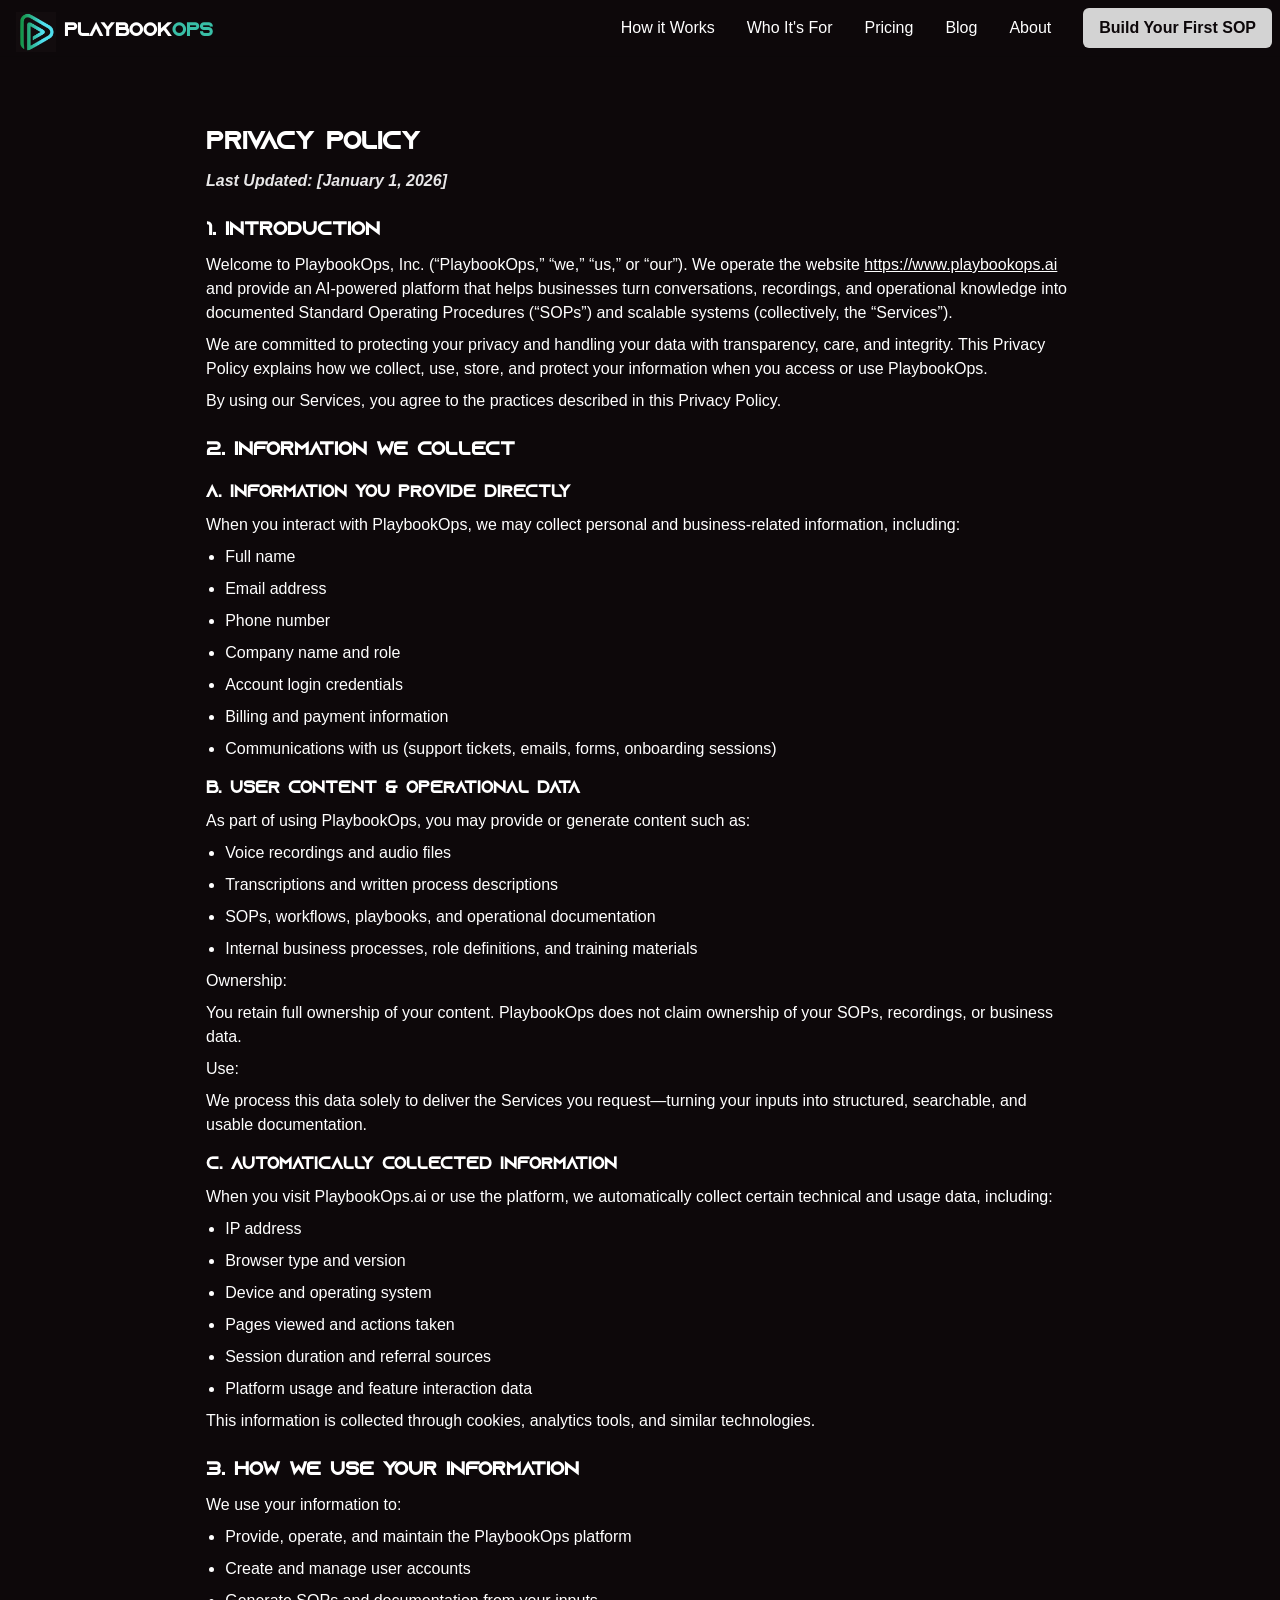
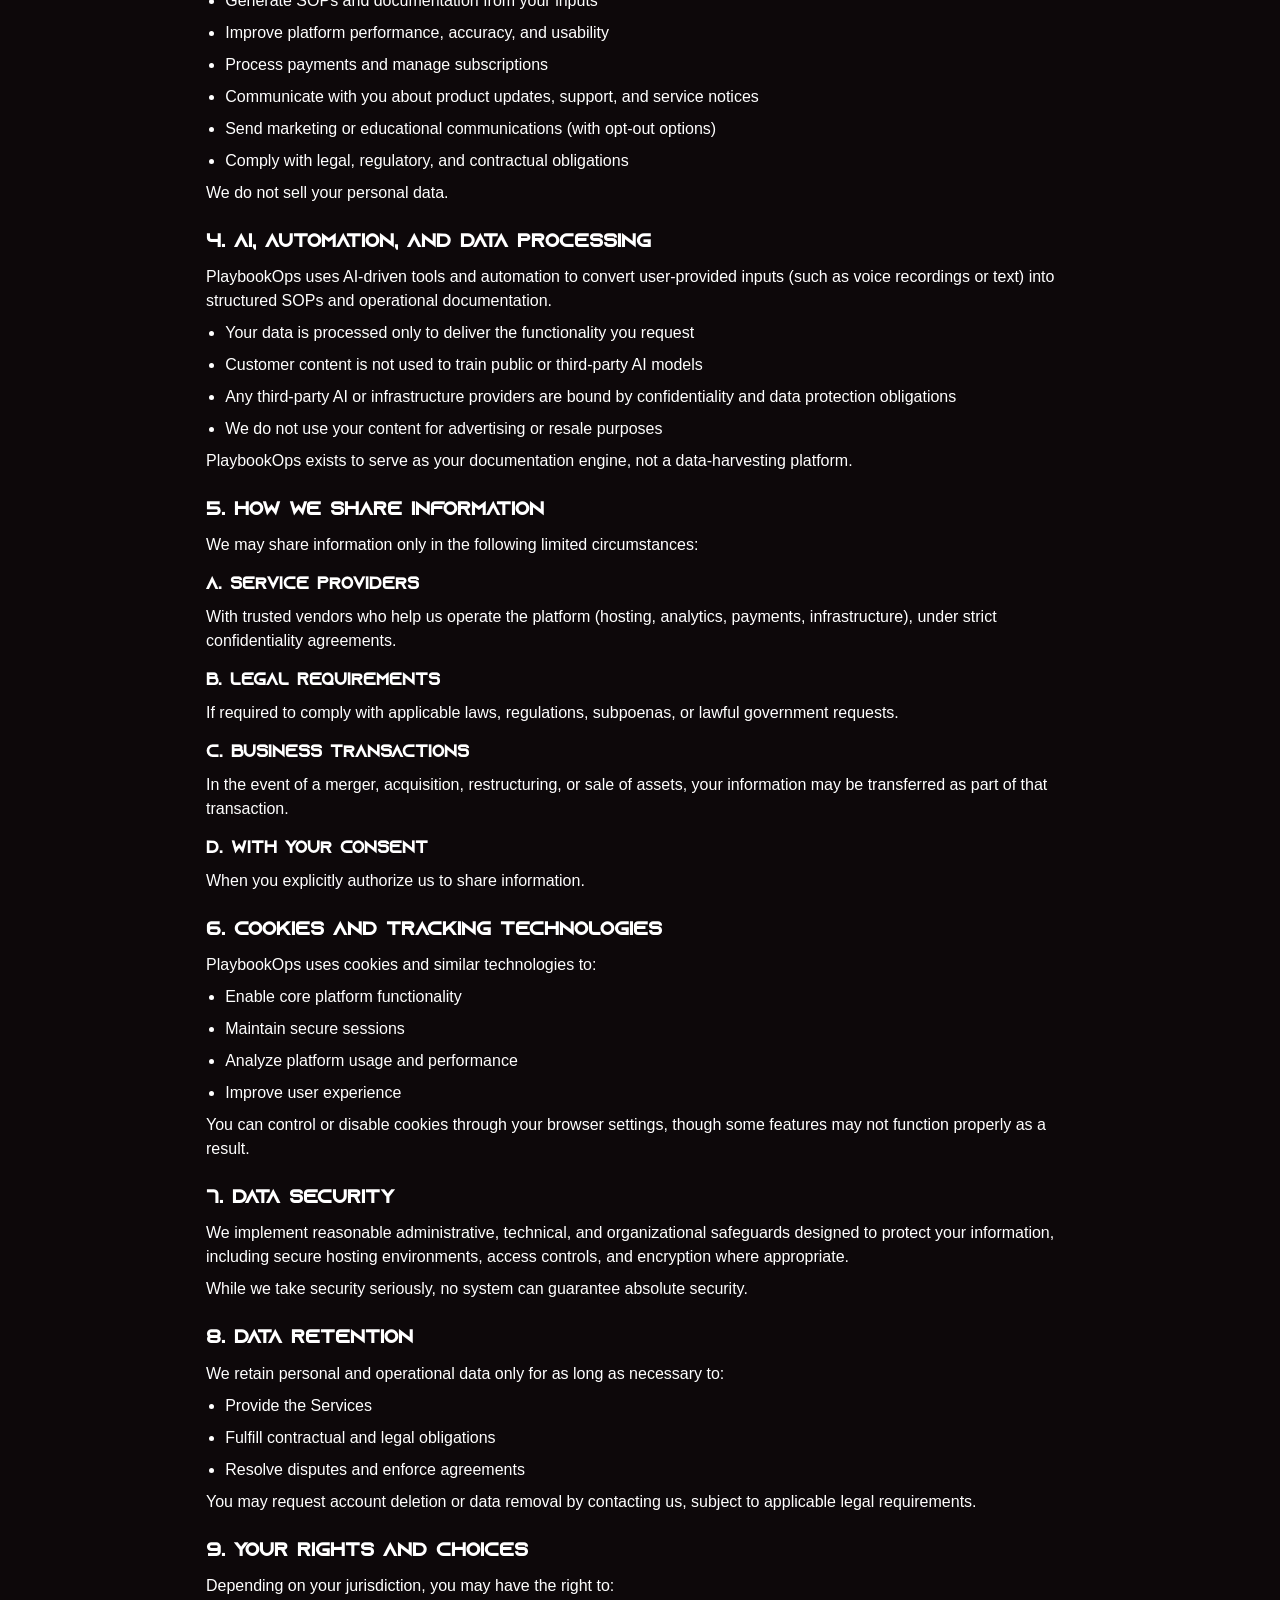
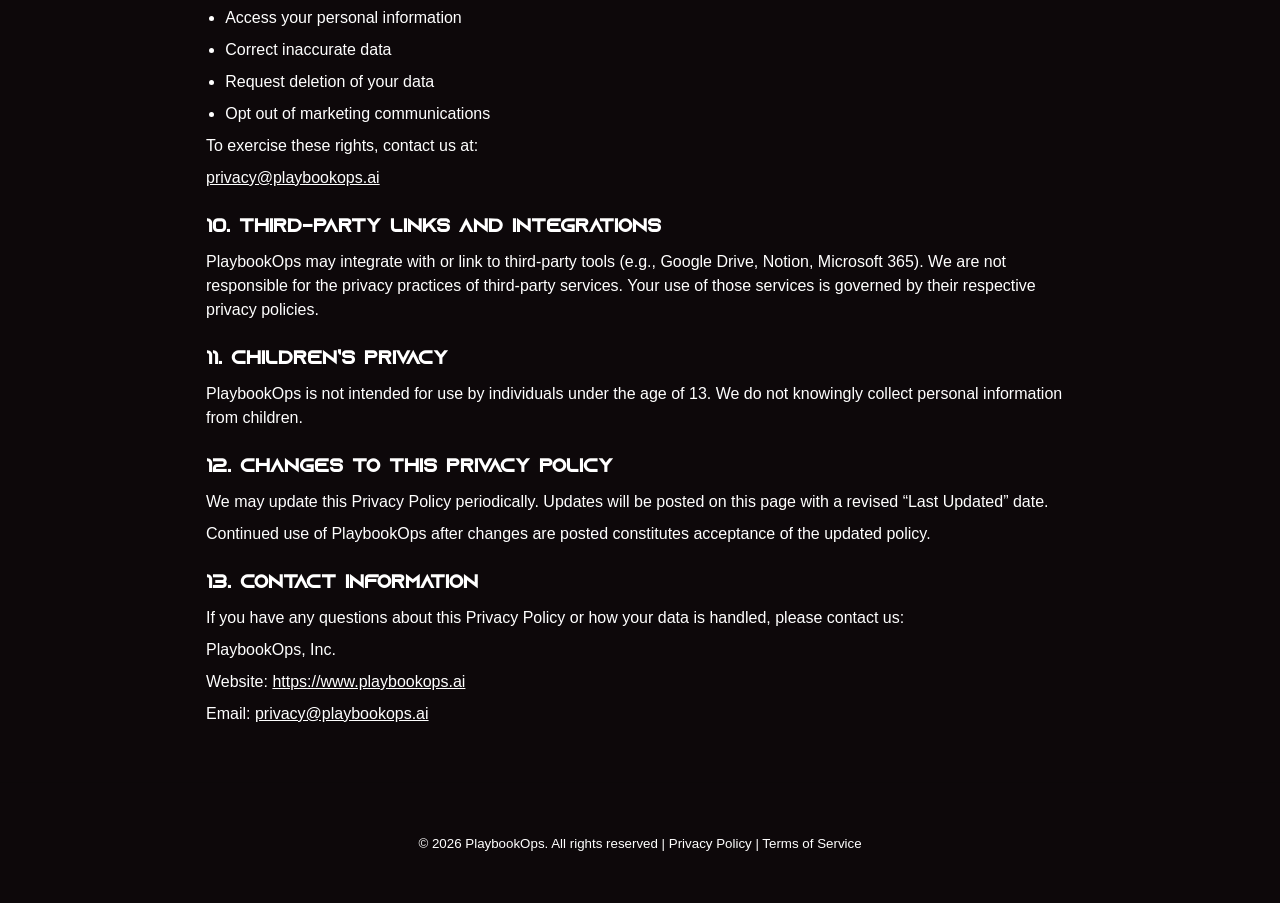
<file: privacy-policy.html>
<!doctype html>
<html lang="en">
<head>
    <meta charset="utf-8">
    <meta name="viewport" content="width=device-width, initial-scale=1">
    <meta name="description" content="PlayBookOps Privacy Policy. Learn how we collect, use, protect, and manage your data and business information.">
    <title>Privacy Policy - PlayBookOps</title>
    <link rel="icon" href="assets/images/PlayBookOps_Logo_Simple.jpg" type="image/webp">
    <link rel="stylesheet" href="styles/styles.css">
    <script src="scripts/include.js"></script>
</head>
<body>
    <div id="header-container"></div>

    <main>
        <section class="container section legal-document">
            <div id="legal-content" data-legal-source="assets/Legal/Privacy_Policy_Current"></div>
        </section>
    </main>

    <div id="footer-container"></div>

    <script src="scripts/legal-loader.js"></script>
    <script src="scripts/main.js"></script>
</body>
</html>
</file>
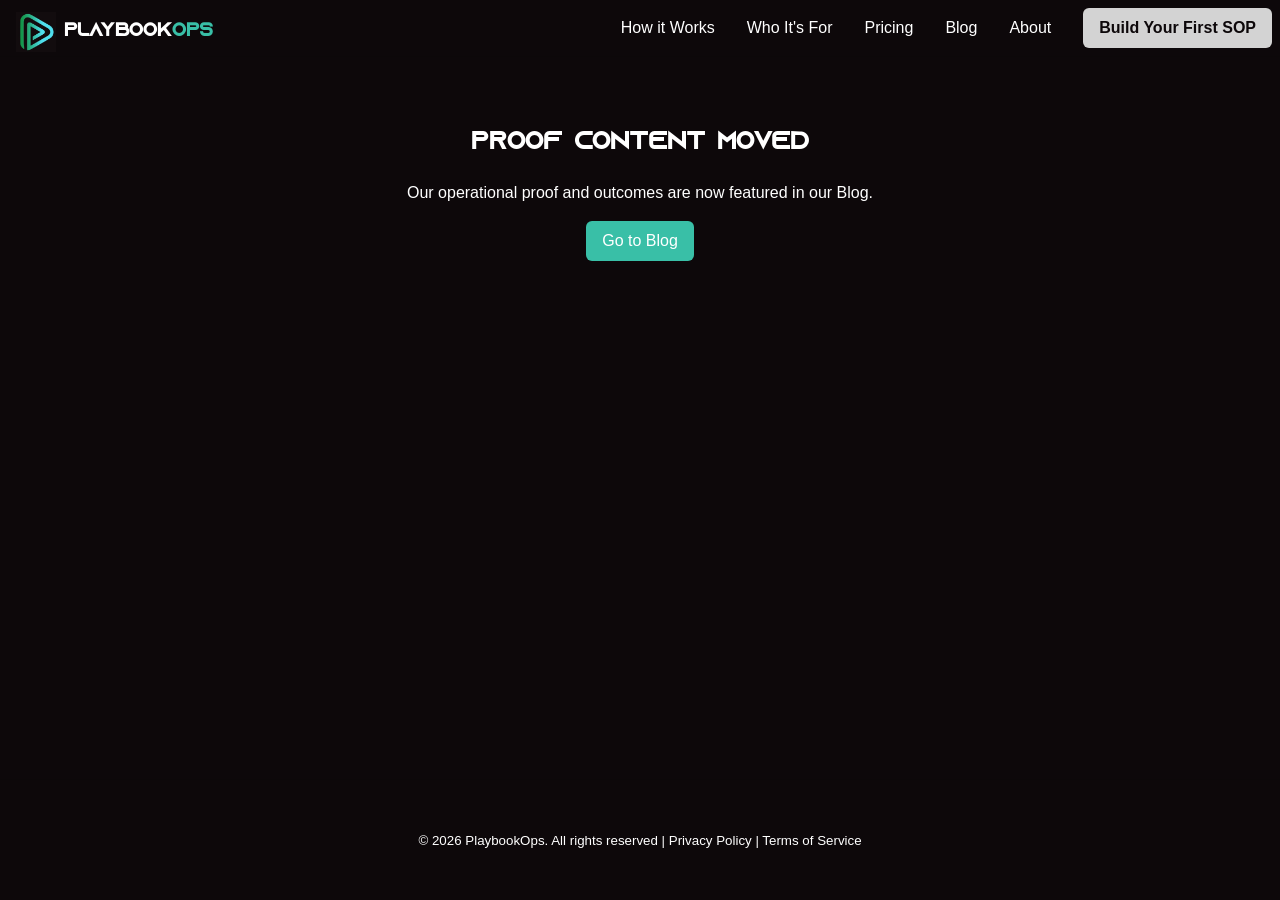
<file: proof.html>
<!doctype html>
<html lang="en">
<head>
    <meta charset="utf-8">
    <meta name="viewport" content="width=device-width, initial-scale=1">
    <meta name="description" content="Redirecting to PlayBookOps Blog for operational proof and outcomes.">
    <title>Redirecting - PlayBookOps</title>
    <link rel="icon" href="assets/images/PlayBookOps_Logo_Simple.jpg" type="image/webp">
    <link rel="stylesheet" href="styles/styles.css">
    <script src="scripts/include.js"></script>
</head>
<body>
    <div id="header-container"></div>

    <main>
        <section class="container section">
            <h2>Proof Content Moved</h2>
            <p>Our operational proof and outcomes are now featured in our Blog.</p>
            <p><a class="btn" href="blog.html">Go to Blog</a></p>
        </section>
    </main>

    <div id="footer-container"></div>

    <script src="scripts/main.js"></script>
    <script>
        // Auto-redirect after 2 seconds
        setTimeout(() => {
            window.location.href = 'blog.html';
        }, 2000);
    </script>
</body>
</html>
</file>
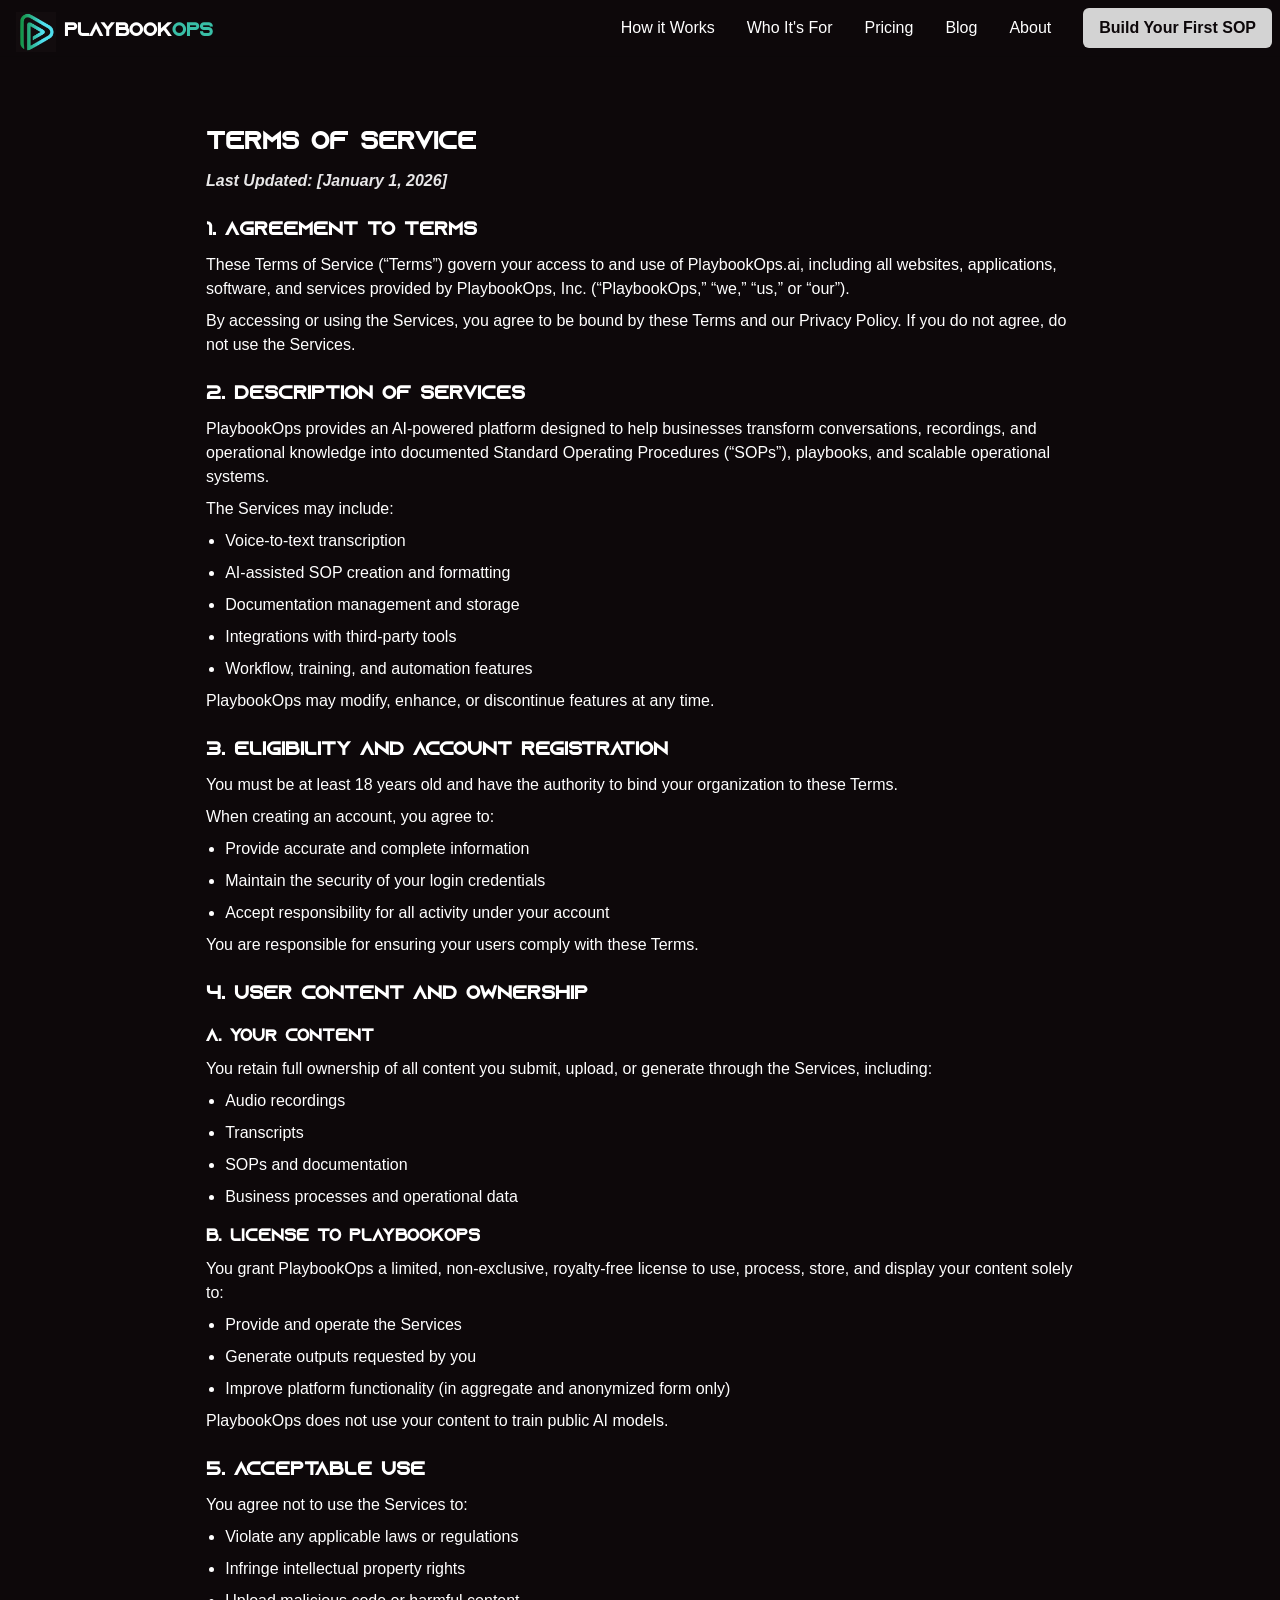
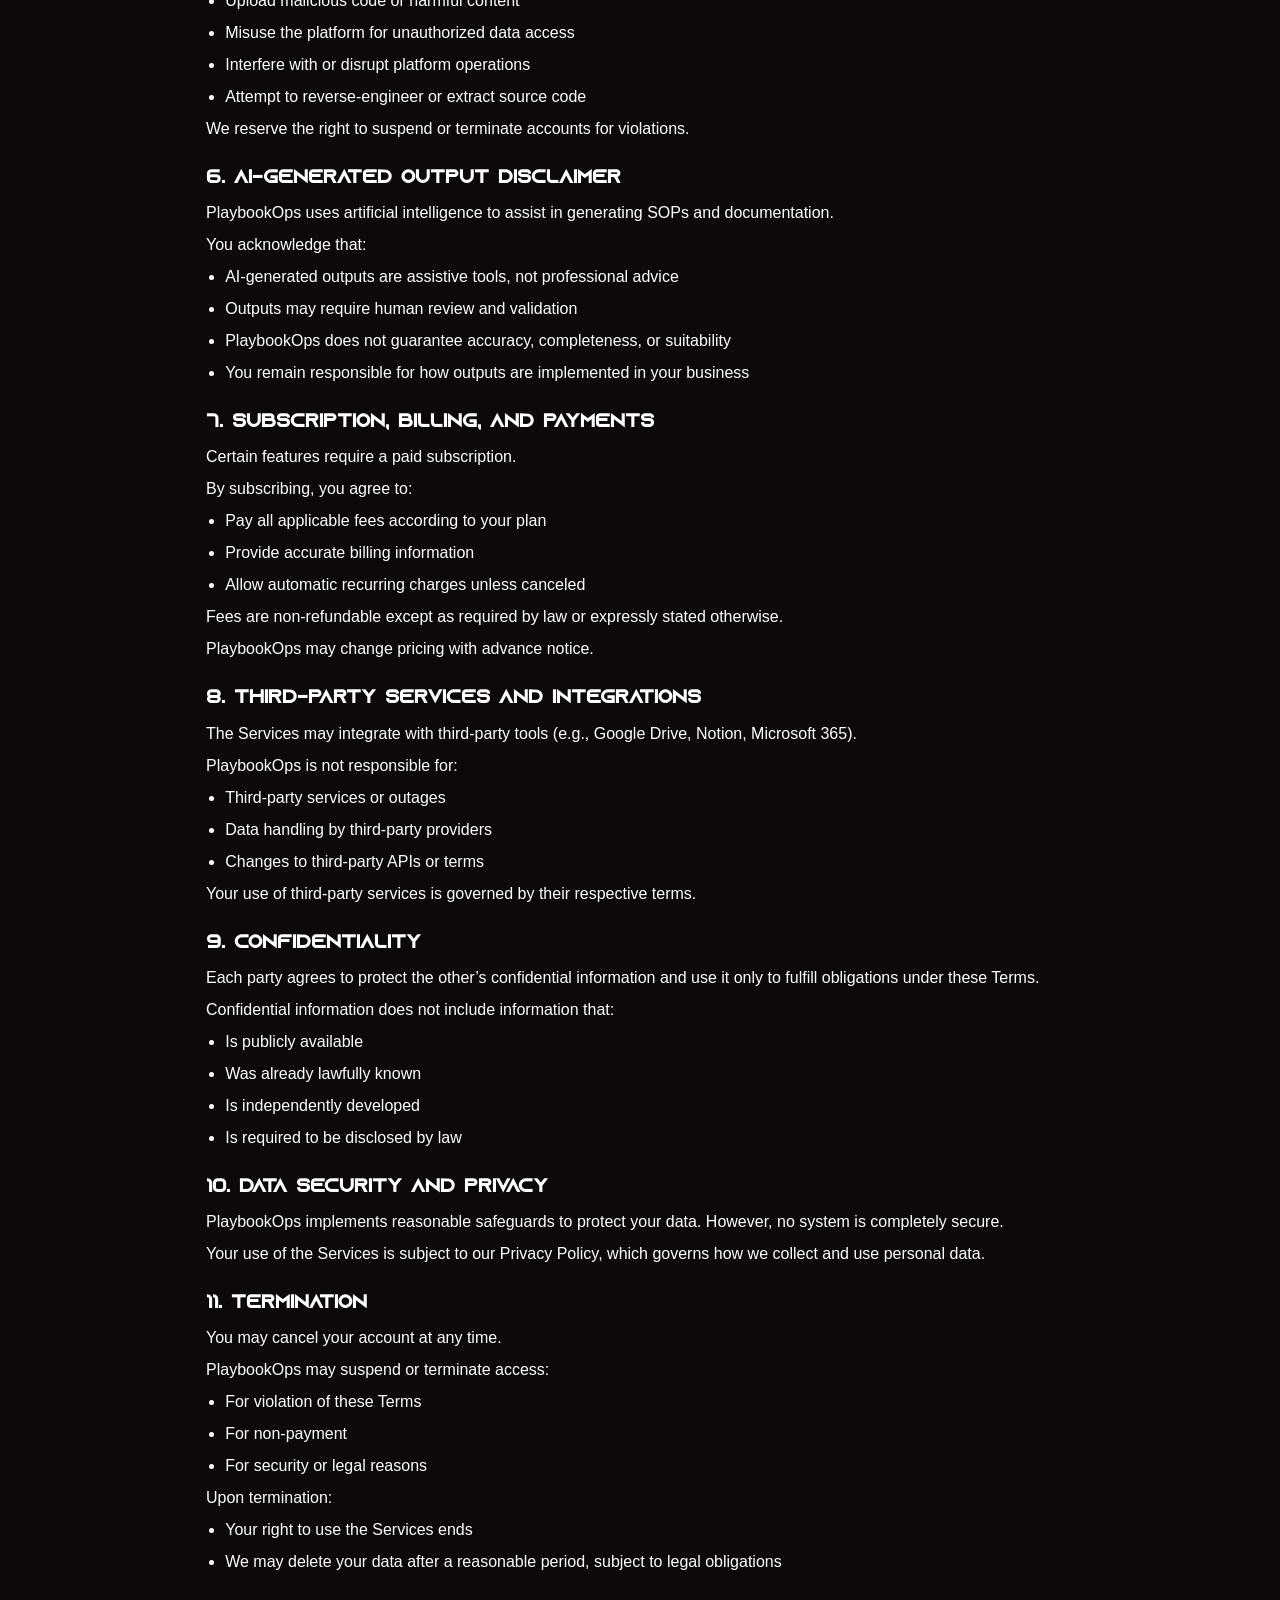
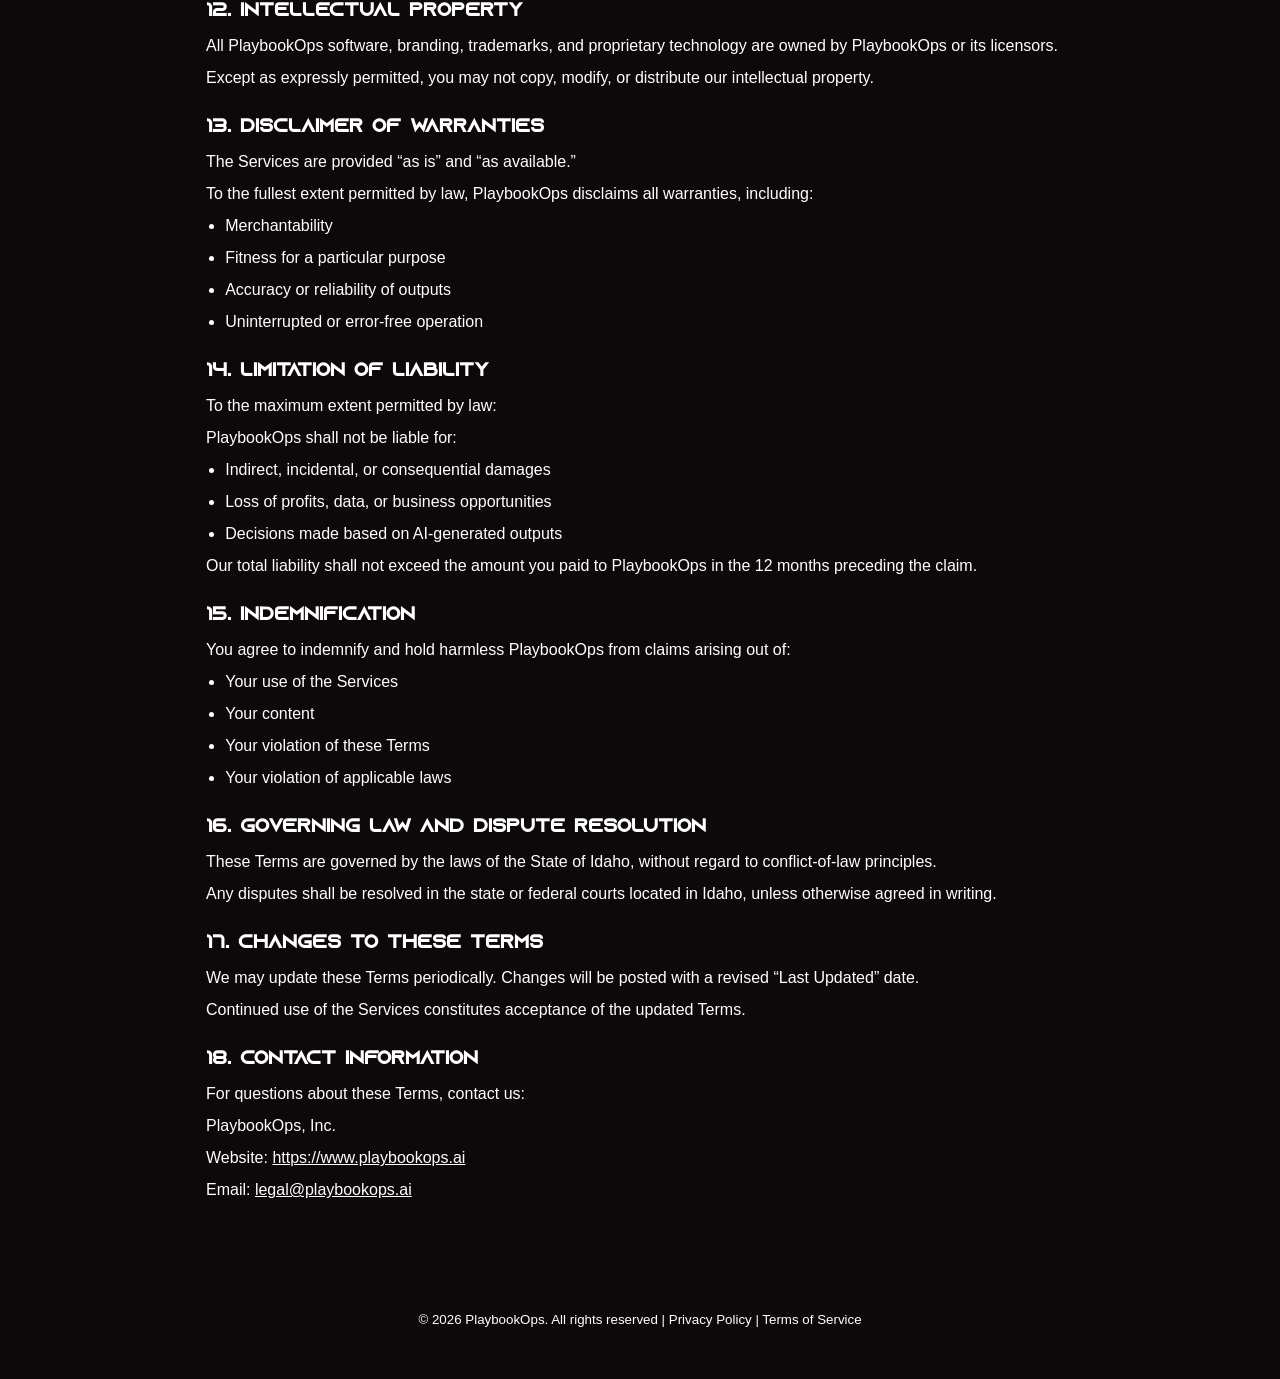
<file: terms-of-service.html>
<!doctype html>
<html lang="en">
<head>
    <meta charset="utf-8">
    <meta name="viewport" content="width=device-width, initial-scale=1">
    <meta name="description" content="PlayBookOps Terms of Service. Review the terms and conditions for using our SOP creation and business operations platform.">
    <title>Terms of Service - PlayBookOps</title>
    <link rel="icon" href="assets/images/PlayBookOps_Logo_Simple.jpg" type="image/webp">
    <link rel="stylesheet" href="styles/styles.css">
    <script src="scripts/include.js"></script>
</head>
<body>
    <div id="header-container"></div>

    <main>
        <section class="container section legal-document">
            <div id="legal-content" data-legal-source="assets/Legal/Terms_of_Service_Current"></div>
        </section>
    </main>

    <div id="footer-container"></div>

    <script src="scripts/legal-loader.js"></script>
    <script src="scripts/main.js"></script>
</body>
</html>
</file>
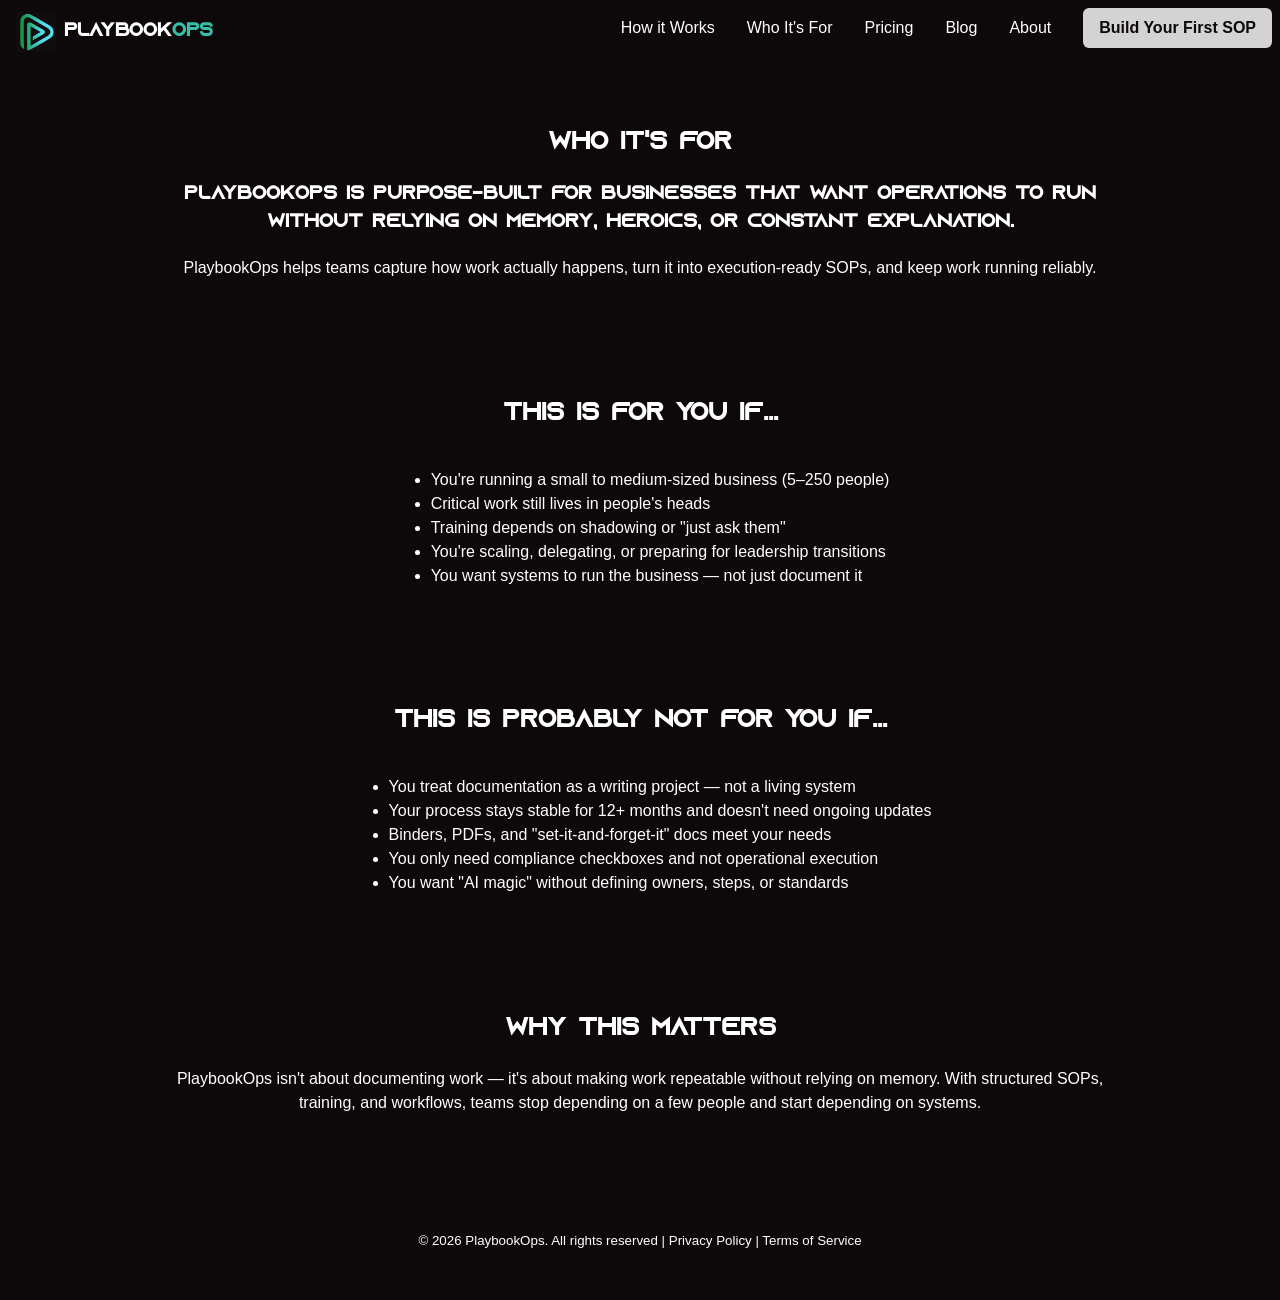
<file: who-its-for.html>
<!doctype html>
<html lang="en">
<head>
    <meta charset="utf-8">
    <meta name="viewport" content="width=device-width, initial-scale=1">
    <meta name="description" content="PlayBookOps is built for small to medium businesses (5-250 people) where critical work lives in people's heads. Perfect for companies scaling, delegating, or preparing for transitions.">
    <title>Who It's For - PlayBookOps</title>
    <link rel="icon" href="assets/images/PlayBookOps_Logo_Simple.jpg" type="image/webp">
    <link rel="stylesheet" href="styles/styles.css">
    <script src="scripts/include.js"></script>
</head>
<body>
    <div id="header-container"></div>

    <main>
    <section class="container section">
        <h2>Who It's For</h2>
        <h3>PlaybookOps is purpose-built for businesses that want operations to run without relying on memory, heroics, or constant explanation.</h3>
        <p>PlaybookOps helps teams capture how work actually happens, turn it into execution-ready SOPs, and keep work running reliably.</p>
    </section>

    <section class="container section">
        <h2>This Is For You If...</h2>
        <ul style="text-align:left; display:inline-block; margin:1rem auto;">
            <li>You're running a small to medium-sized business (5–250 people)</li>
            <li>Critical work still lives in people's heads</li>
            <li>Training depends on shadowing or "just ask them"</li>
            <li>You're scaling, delegating, or preparing for leadership transitions</li>
            <li>You want systems to run the business — not just document it</li>
        </ul>
    </section>

    <section class="container section">
        <h2>This Is Probably Not For You If...</h2>
        <ul style="text-align:left; display:inline-block; margin:1rem auto;">
            <li>You treat documentation as a writing project — not a living system</li>
            <li>Your process stays stable for 12+ months and doesn't need ongoing updates</li>
            <li>Binders, PDFs, and "set-it-and-forget-it" docs meet your needs</li>
            <li>You only need compliance checkboxes and not operational execution</li>
            <li>You want "AI magic" without defining owners, steps, or standards</li>
        </ul>
    </section>

    <section class="container section">
        <h2>Why This Matters</h2>
        <p>PlaybookOps isn't about documenting work — it's about making work repeatable without relying on memory. With structured SOPs, training, and workflows, teams stop depending on a few people and start depending on systems.</p>
    </section>
</main>

    <div id="footer-container"></div>

    <script src="scripts/main.js"></script>
</body>
</html>
</file>
<file: styles/styles.css>
@import url('https://fonts.googleapis.com/css2?family=Anta&family=Jersey+10+Charted&display=swap');

/* Custom fonts */
@font-face{
	font-family:Azonix;
	src:url('../assets/fonts/Azonix.otf') format('opentype');
	font-display:swap;
}

/* Brand variables (palette supplied by user) */
:root{
	--brand-dark: #0D080A;
	--brand-accent-cyan: #50F2F2;
	--brand-primary: #39BFA7;
	--brand-mid: #24A669;
	--brand-green: #1BA64B;
	--brand-secondary-bg: #3d3d4a;
	--brand-third-bg: #1a1a2e;
	--section-bg-color: var(--brand-dark);
	--first-wipe-progress: 0;
	--first-wipe-active: 0;
	--first-wipe-color: var(--brand-secondary-bg);
	--second-bg-progress: 0;
	--second-bg-solid: 0;
	--third-bg-progress: 0;
	--bg: #f7f7f7;
	--surface: #ffffff;
	--text: #222222;

}

/* Reset */
*,*::before,*::after{box-sizing:border-box}
html,body{margin:0;padding:0}
h1,h2,h3,h4,h5,h6{font-family:Azonix,Anta,sans-serif}
body{line-height:1.5;font-family:Segoe UI, Roboto, Arial, sans-serif;color:#ffffff;background:var(--brand-dark);display:flex;flex-direction:column;min-height:100vh}
main:not(.scroll-container){flex:1}
a{color:inherit;text-decoration:underline}

.container{max-width:1000px;margin:0 auto;padding:1rem}

/* Left-align container inside hero so content sits at left edge */
.hero .container{margin:0;padding-left:2.5rem;max-width:100%}

/* Header */
.site-header{background:#0D080A;border-bottom:1px solid rgba(0,0,0,0.06);position:relative;z-index:100}
.site-header .container{display:flex;align-items:center;justify-content:flex-start;padding:1.75rem 1rem;padding-left:6rem}
.brand{display:flex;align-items:center;gap:0.5rem;text-decoration:none;color:inherit;position:absolute;left:1rem;top:50%;transform:translateY(-50%) translateY(4px)}
.site-logo-wrap{display:inline-block;vertical-align:middle;height:40px}
.site-logo{height:100%;width:auto;display:block}
.brand-text{font-size:1.15rem;font-weight:600;color:#ffffff;font-family:Azonix,Anta,sans-serif}
.brand-ops{color:var(--brand-primary)}

/* Nav */
.main-nav{position:absolute;right:0.5rem;top:50%;transform:translateY(-50%);display:flex;align-items:center;gap:1.5rem;z-index:20}
.nav-list{list-style:none;display:flex;gap:1rem;align-items:center;margin-left:0}
.nav-list a{text-decoration:none;color:inherit;padding:0.25rem 0.5rem;border-radius:4px}
#nav-toggle{display:none;color:#ffffff}
.nav-list a:hover,.nav-list a:focus{background:rgba(80,242,242,0.2);color:#ffffff}
.nav-cta{background:#d3d3d3;color:#0D080A;padding:0.5rem 1rem;border-radius:6px;font-weight:600;text-decoration:none;display:inline-flex;align-items:center}
.nav-cta:hover,.nav-cta:focus{background:#b0b0b0;color:#0D080A}
.nav-cta-short{display:none}

/* Hero */
.hero{padding:12rem 0 2.5rem;background:var(--brand-dark);display:flex;align-items:center;justify-content:flex-start;min-height:100vh;text-align:left}
.hero h2{font-size:3.5rem;margin-bottom:1rem;color:#ffffff;max-width:95vw}
.hero-playbooks{color:var(--brand-primary)}
.hero p{font-size:1.25rem;margin-bottom:1rem;color:#ffffff;opacity:0.9}

/* On index scroll sections, keep backgrounds transparent so scroll-layer effects are visible */
.hero.scroll-section{background:transparent}
.content-section.scroll-section{background:transparent}

/* Buttons */
.btn{display:inline-block;background:var(--brand-primary);color:var(--surface);padding:0.5rem 1rem;border-radius:6px;text-decoration:none;transition:transform .12s ease,background .12s ease}
.btn:hover,.btn:focus{background:var(--brand-mid);transform:translateY(-1px)}

/* Sections & footer */
.section{padding:2rem 1rem;background:transparent;margin:1rem auto;border-radius:8px;color:#ffffff;text-align:center;max-width:1000px;width:100%}

/* Content section */
.content-section{background:var(--brand-dark);color:#ffffff;padding:2rem;position:relative;z-index:2}
.content-section h2{font-size:2.5rem;margin-bottom:2rem;text-align:center}
#features{--features-lock-x:0vw;transform:translateX(var(--features-lock-x))}

/* Site footer */
.site-footer{background:#0D080A;border-top:1px solid rgba(0,0,0,0.06);padding:2rem 1rem;text-align:center;margin-top:auto}
.site-footer a{color:inherit;text-decoration:none}
.site-footer a:hover,.site-footer a:focus{text-decoration:underline}
.footer-legal-links{white-space:nowrap}

/* Legal pages */
.legal-document{color:#ffffff;text-align:left;max-width:900px}
.legal-document h2{margin-bottom:0.5rem}
.legal-document .legal-updated{opacity:0.9;font-style:italic}
.legal-document h3{margin-top:1.5rem;margin-bottom:0.5rem}
.legal-document h4{margin-top:1rem;margin-bottom:0.35rem}
.legal-document p{margin:0.5rem 0}
.legal-document .legal-list{margin:0.5rem 0 0.5rem 1.2rem;padding-left:0}
.legal-document a{color:inherit}
.legal-document a:hover,.legal-document a:focus{color:inherit}

/* Features grid */
.features-grid{display:grid;grid-template-columns:repeat(2, 1fr);gap:2.5rem;padding:0 2rem;max-width:900px;margin:0 auto}

/* Feature cards with transition-based motion states */
.feature-card{background:rgba(255,255,255,0.08);padding:2.5rem;border-radius:8px;border:1px solid rgba(255,255,255,0.12);backdrop-filter:blur(8px);opacity:0;transform:translateX(100px);transition:transform 1.05s ease, opacity 0.95s ease}
.feature-card h3{font-size:1.5rem;margin-bottom:1rem;color:var(--brand-accent-cyan)}
.feature-card p{font-size:1rem;line-height:1.8;color:rgba(255,255,255,0.8)}

/* Entry state for section 2 */
.content-section.in-view .features-title{transform:translateX(0);opacity:1}
.content-section.in-view .feature-card{transform:translateX(0);opacity:1}
.content-section.in-view .feature-card:nth-child(1){transition-delay:0.05s}
.content-section.in-view .feature-card:nth-child(2){transition-delay:0.12s}
.content-section.in-view .feature-card:nth-child(3){transition-delay:0.19s}
.content-section.in-view .feature-card:nth-child(4){transition-delay:0.26s}

.features-title{transform:translateY(-120px);opacity:0;transition:transform 1.05s ease, opacity 0.95s ease}

/* Exit animation when moving from section 2 -> section 3 */
.content-section.leaving-to-third .features-title{transform:translateY(-120vh);opacity:0.1}
.content-section.leaving-to-third .feature-card{opacity:0.1}
.content-section.leaving-to-third .feature-card:nth-child(1){transform:translate(-68vw, -52vh)}
.content-section.leaving-to-third .feature-card:nth-child(2){transform:translate(68vw, -52vh)}
.content-section.leaving-to-third .feature-card:nth-child(3){transform:translate(-68vw, 52vh)}
.content-section.leaving-to-third .feature-card:nth-child(4){transform:translate(68vw, 52vh)}

/* Proof section rises from bottom during features -> proof transition */
#proof-preview{--proof-lock-x:0vw;transform:translateX(var(--proof-lock-x))}
#proof-preview .section{opacity:0;transform:translateY(90px);transition:transform .85s ease,opacity .85s ease}
#proof-preview.rise-in .section{opacity:1;transform:translateY(0)}

.home-testimonial{max-width:760px;margin:1rem auto;font-size:1.25rem;line-height:1.6;font-style:italic}

/* Utility */
.visually-hidden{position:absolute!important;height:1px;width:1px;overflow:hidden;clip:rect(1px,1px,1px,1px);white-space:nowrap}

/* Pricing page */
.pricing-section{background:var(--brand-dark);color:#ffffff;padding:3rem 1rem 4rem;min-height:calc(100vh - 160px)}
.pricing-section .container{max-width:1200px}
.pricing-section h2{color:#ffffff;text-align:center;margin-bottom:0.5rem}
.pricing-intro{color:#ffffff;opacity:0.75;text-align:center;margin:0 0 1.5rem}

.billing-toggle{display:flex;align-items:center;justify-content:center;gap:0.75rem;margin:0 auto 2rem}
.toggle-label{font-weight:600;opacity:0.65}
.toggle-label.active{opacity:1}
.save-badge{display:inline-block;background:var(--brand-primary);color:var(--surface);padding:0.15rem 0.45rem;border-radius:999px;font-size:0.75rem;margin-left:0.25rem}
.toggle-switch{position:relative;display:inline-block;width:52px;height:28px}
.toggle-switch input{opacity:0;width:0;height:0}
.toggle-slider{position:absolute;inset:0;background:rgba(255,255,255,0.2);border-radius:999px;cursor:pointer;transition:background .2s ease}
.toggle-slider::before{content:"";position:absolute;height:22px;width:22px;left:3px;top:3px;background:var(--surface);border-radius:50%;transition:transform .2s ease}
.toggle-switch input:checked + .toggle-slider{background:var(--brand-primary)}
.toggle-switch input:checked + .toggle-slider::before{transform:translateX(24px)}

.pricing-cards{display:grid;grid-template-columns:repeat(3, minmax(0, 1fr));gap:1.25rem;align-items:stretch}
.pricing-card{background:rgba(255,255,255,0.08);border:1px solid rgba(255,255,255,0.16);border-radius:14px;padding:1.6rem 1.4rem;min-height:700px;box-shadow:0 18px 38px rgba(0,0,0,0.42), 0 4px 10px rgba(0,0,0,0.28);display:flex;flex-direction:column;position:relative;transform:translateY(-4px);transition:transform .2s ease, box-shadow .2s ease, border-color .2s ease;cursor:pointer}
.pricing-card:hover,.pricing-card:focus-within{transform:translateY(-12px);box-shadow:0 28px 52px rgba(0,0,0,0.5), 0 10px 18px rgba(0,0,0,0.34)}
.pricing-card:focus-visible{outline:2px solid var(--brand-accent-cyan);outline-offset:2px}
.pricing-card.recommended{border-color:var(--brand-primary);box-shadow:0 24px 46px rgba(36,166,105,0.22), 0 8px 16px rgba(0,0,0,0.3);transform:translateY(-10px)}
.pricing-card.recommended:hover,.pricing-card.recommended:focus-within{transform:translateY(-16px);box-shadow:0 32px 58px rgba(36,166,105,0.28), 0 12px 20px rgba(0,0,0,0.35)}
.recommended-badge{position:absolute;top:-12px;right:14px;background:var(--brand-primary);color:var(--surface);padding:0.2rem 0.6rem;border-radius:999px;font-size:0.72rem;font-weight:700}

.plan-name{color:#ffffff;margin:0}
.plan-subtitle{color:#ffffff;opacity:0.78;margin:0.15rem 0 0.4rem;font-weight:600}
.plan-tagline{color:#ffffff;opacity:0.84;margin:0 0 0.9rem}

.card-pricing{margin-bottom:0.9rem}
.price-display{display:flex;align-items:flex-end;gap:0.2rem;line-height:1}
.price{display:inline-flex;align-items:flex-end;color:#ffffff}
.currency{font-size:1.1rem;margin-bottom:0.3rem}
.amount{font-size:2rem;font-weight:700}
.price-period{color:#ffffff;opacity:0.7;font-size:0.9rem;margin-left:0.25rem}
.billing-note{margin:0.4rem 0 0;color:#ffffff;opacity:0.7;font-size:0.85rem}

.features-list{margin:0 0 1.1rem 1rem;padding:0;color:#ffffff;display:grid;gap:0.32rem}
.pricing-cta{margin-top:auto;display:inline-flex;justify-content:center;align-items:center;text-decoration:none;background:var(--brand-primary);color:var(--surface);padding:0.6rem 1rem;border-radius:8px;font-weight:600;transition:background .12s ease,transform .12s ease}
.pricing-cta:hover,.pricing-cta:focus{background:var(--brand-mid);transform:translateY(-1px)}

.pricing-footer{margin-top:1.8rem;padding-top:1rem;border-top:1px solid rgba(255,255,255,0.16);text-align:center}
.pricing-progression{margin:0;color:#ffffff;opacity:0.86}

/* Responsive */
/* Smooth gradient background on wheel input with horizontal section movement */
main.scroll-container{position:fixed;top:0;left:0;width:100%;height:100vh;overflow:hidden;z-index:1;touch-action:none}
main.scroll-container::before{content:"";position:absolute;inset:0;background:linear-gradient(to left, rgba(61,61,74,1) 0%, rgba(61,61,74,1) 70%, rgba(61,61,74,0.82) 84%, rgba(61,61,74,0.45) 92%, rgba(61,61,74,0.15) 97%, rgba(61,61,74,0) 100%);opacity:var(--first-wipe-active);transform:translateX(calc((1 - var(--first-wipe-progress)) * 100vw));z-index:-1;pointer-events:none}
main.scroll-container::after{content:"";position:absolute;inset:0;background:var(--section-bg-color);opacity:1;transition:background-color .35s ease;z-index:-2;pointer-events:none}
.scroll-container{position:relative;width:300%;height:100%;display:flex;flex-direction:row;overflow:hidden}
.scroll-section{position:relative;width:100vw;height:100vh;display:flex;align-items:center;flex-shrink:0;transition:none;z-index:1}
.content-section.scroll-section{z-index:2}

/* Scroll cue indicator - hidden */
.scroll-cue{display:none}

@keyframes bounce{
	0%,100%{transform:translateY(0)}
	50%{transform:translateY(8px)}
}
/* Sections move horizontally based on scroll position via JavaScript */



@media (max-width:1000px){
	.main-nav{gap:0.4rem}
	/* Collapse most nav items into a hamburger dropdown; keep CTA (last item) visible */
	.nav-list{display:flex;gap:0.5rem;align-items:center;margin:0}
	/* hide all nav items (they appear in dropdown when opened); CTA is separate */
	.nav-list{display:none}
	/* Show shorter text on mobile for CTA button */
	.nav-cta-full{display:none}
	.nav-cta-short{display:inline}
	/* show hamburger toggle */
	#nav-toggle{display:inline-block;margin-left:0.1rem;background:none;border:none;color:#ffffff;padding:6px}
	#nav-toggle:focus{outline:2px solid rgba(255,255,255,0.12);border-radius:4px}

	/* Hamburger icon (thin lines) */
	.hamburger{display:inline-block;width:18px;height:1px;background:#ffffff;position:relative}
	.hamburger::before,.hamburger::after{content:'';position:absolute;left:0;width:18px;height:1px;background:#ffffff;transition:transform .12s ease,opacity .12s ease}
	.hamburger::before{top:-5px}
	.hamburger::after{top:5px}

	/* When expanded, animate hamburger into X */
	.main-nav.expanded .hamburger{background:transparent}
	.main-nav.expanded .hamburger::before{transform:translateY(5px) rotate(45deg)}
	.main-nav.expanded .hamburger::after{transform:translateY(-5px) rotate(-45deg)}

	/* Dropdown: show hidden items stacked under the nav */
	.main-nav.expanded .nav-list{display:flex;position:absolute;right:0;top:calc(100% + 8px);flex-direction:column;background:var(--brand-dark);color:#ffffff;border:1px solid rgba(255,255,255,0.08);box-shadow:0 6px 18px rgba(0,0,0,0.5);padding:0.25rem;border-radius:4px;z-index:100}
	.main-nav.expanded .nav-list li{display:block;opacity:0;transform:translateY(-8px);animation:navSlide .22s ease forwards}
	/* stagger animations for visible order (first visible is first child) */
	.main-nav.expanded .nav-list li:nth-child(1){animation-delay:0.02s}
	.main-nav.expanded .nav-list li:nth-child(2){animation-delay:0.06s}
	.main-nav.expanded .nav-list li:nth-child(3){animation-delay:0.10s}
	.main-nav.expanded .nav-list li:nth-child(4){animation-delay:0.14s}
	.main-nav.expanded .nav-list li:nth-child(5){animation-delay:0.18s}
	.main-nav.expanded .nav-list a{color:#ffffff}
	.nav-list li a{white-space:nowrap}

	/* Move hero section - position it 1.5 nav heights below the nav on mobile */
	.site-header .container{padding:1.5rem 1rem}
	.hero{padding:9rem 0 2.5rem}
	.hero .container{padding-left:1.5rem;padding-right:1.5rem}
	.hero h2{font-size:2.5rem}
	.content-section{padding:1.25rem}
	.features-title{font-size:2rem}
	.features-grid{grid-template-columns:1fr;gap:1rem;padding:0 1rem;max-width:100%}
	.feature-card{padding:1rem}
	.feature-card h3{font-size:1.15rem;margin-bottom:0.45rem}
	.feature-card p{font-size:0.92rem;line-height:1.45}
	.section{padding:1.25rem 0.75rem}
	.pricing-cards{grid-template-columns:1fr}
	.pricing-card{min-height:auto;transform:none}
	.pricing-card.recommended{transform:none}
	.billing-toggle{flex-wrap:wrap}

	/* Keep animated section layout on mobile */
	main.scroll-container{position:fixed;height:100vh;overflow:hidden}
	.scroll-container{height:100%;flex-direction:row;overflow:hidden}
	.scroll-section{width:100vw;height:100vh;min-height:100vh}

	@keyframes navSlide{
		from{opacity:0;transform:translateY(-8px)}
		to{opacity:1;transform:translateY(0)}
	}
}

@media (max-width:1000px) and (max-height:850px){
	.content-section{padding:0.9rem}
	.features-title{font-size:1.6rem;margin-bottom:0.9rem}
	.features-grid{gap:0.65rem;padding:0 0.65rem}
	.feature-card{padding:0.7rem}
	.feature-card h3{font-size:1.02rem;margin-bottom:0.3rem}
	.feature-card p{font-size:0.84rem;line-height:1.32}
}

/* End of styles */
</file>
